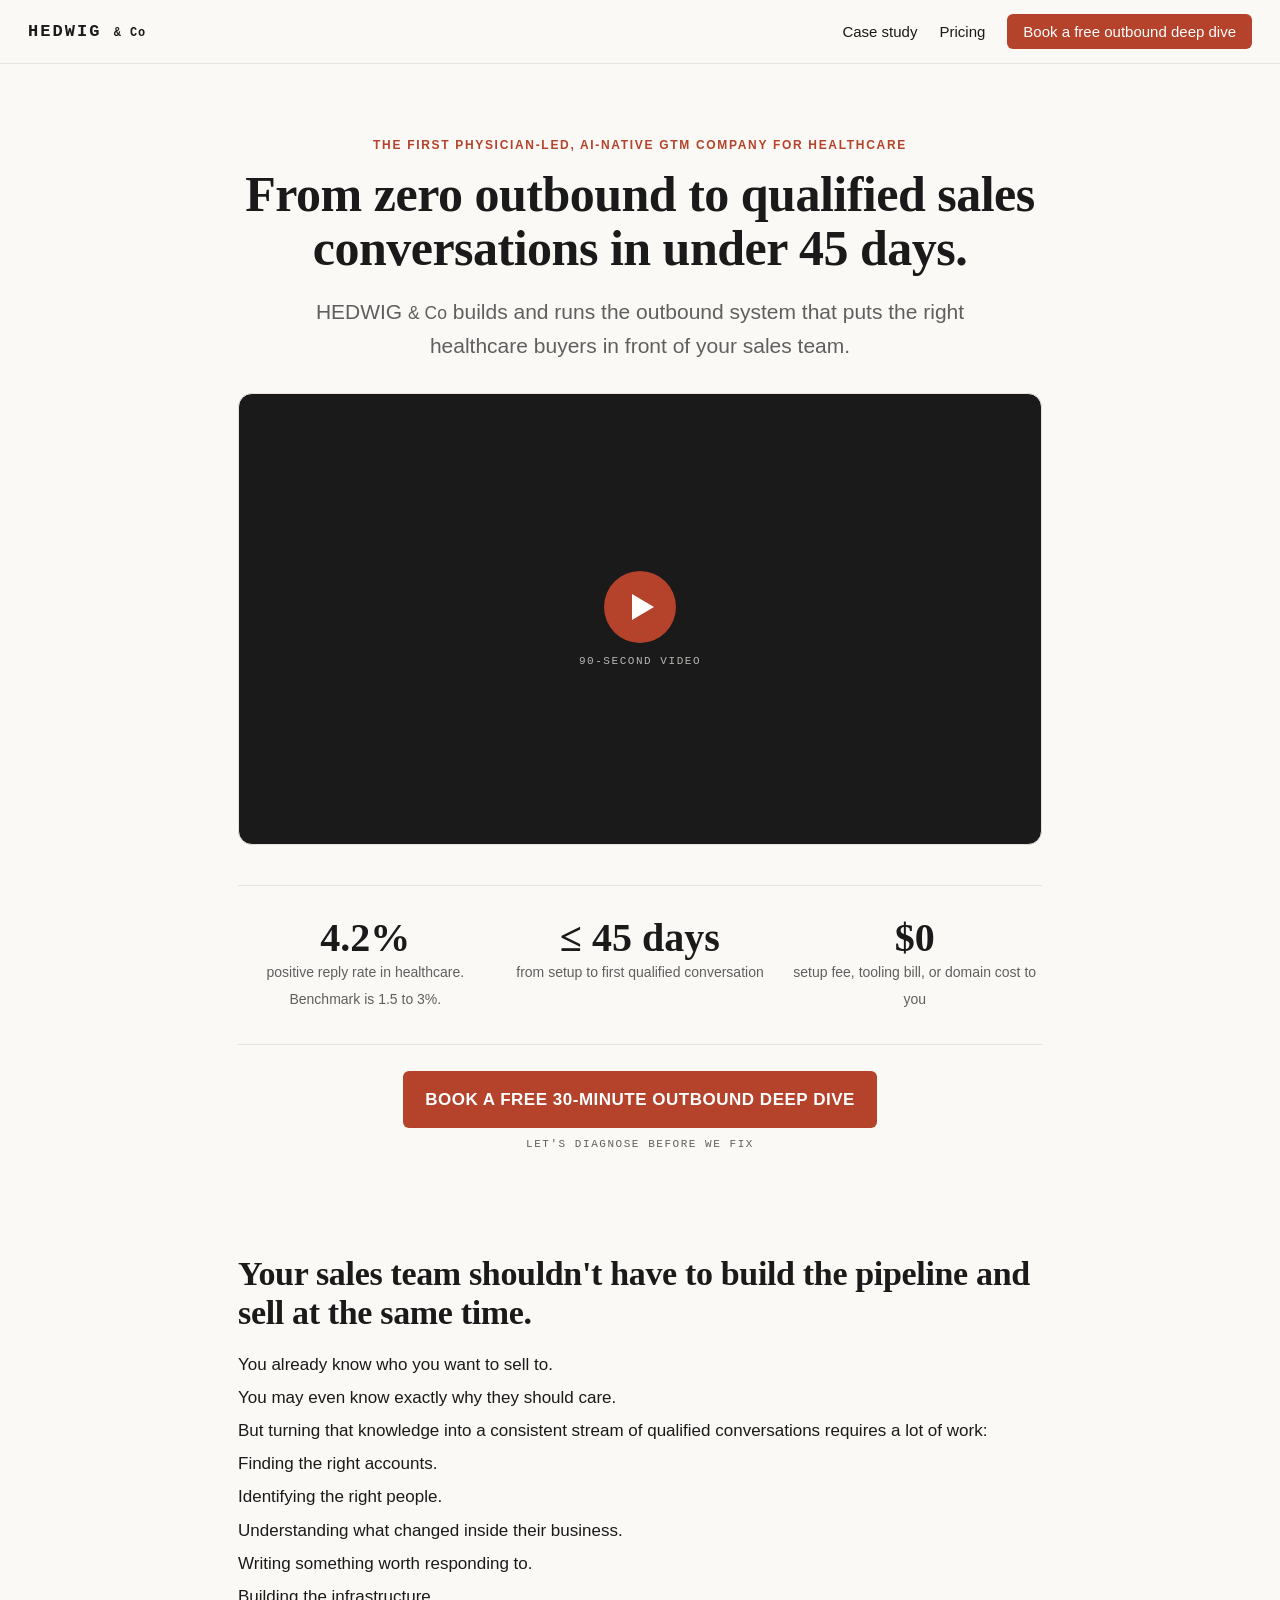
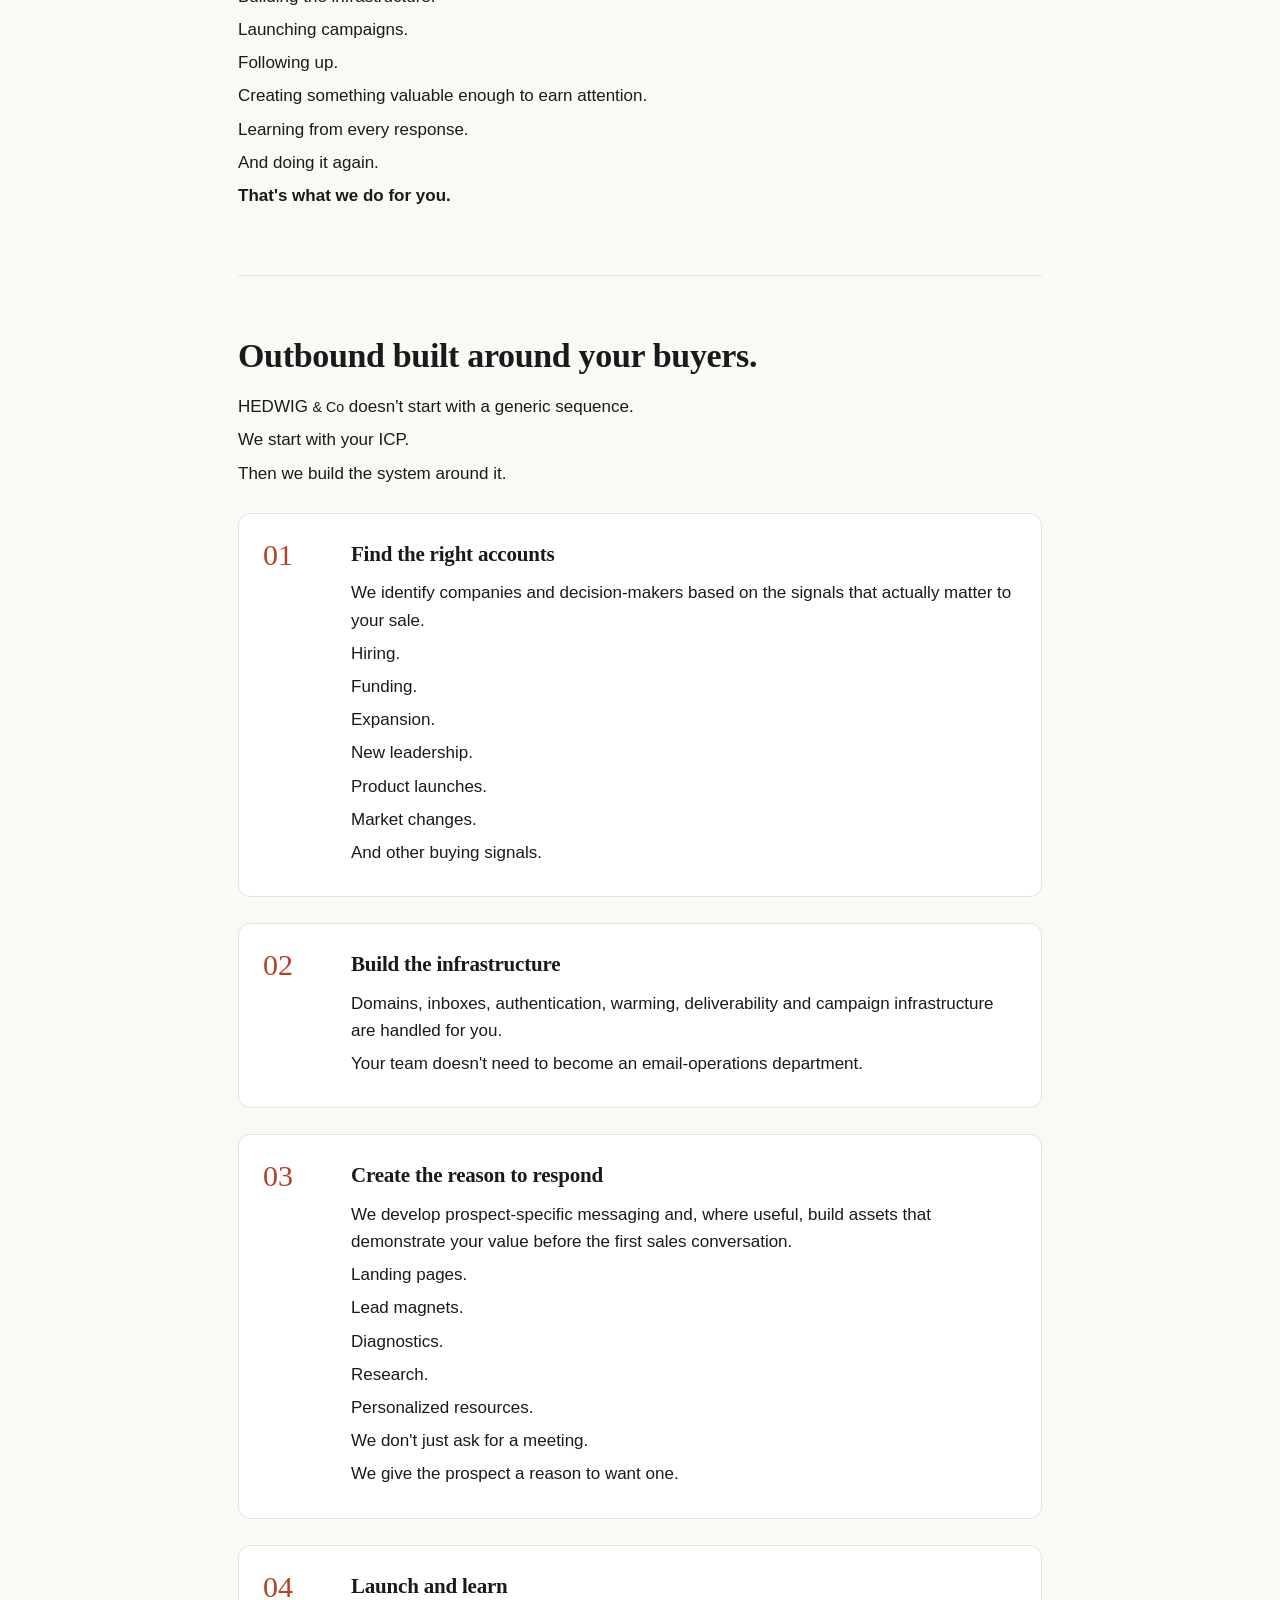
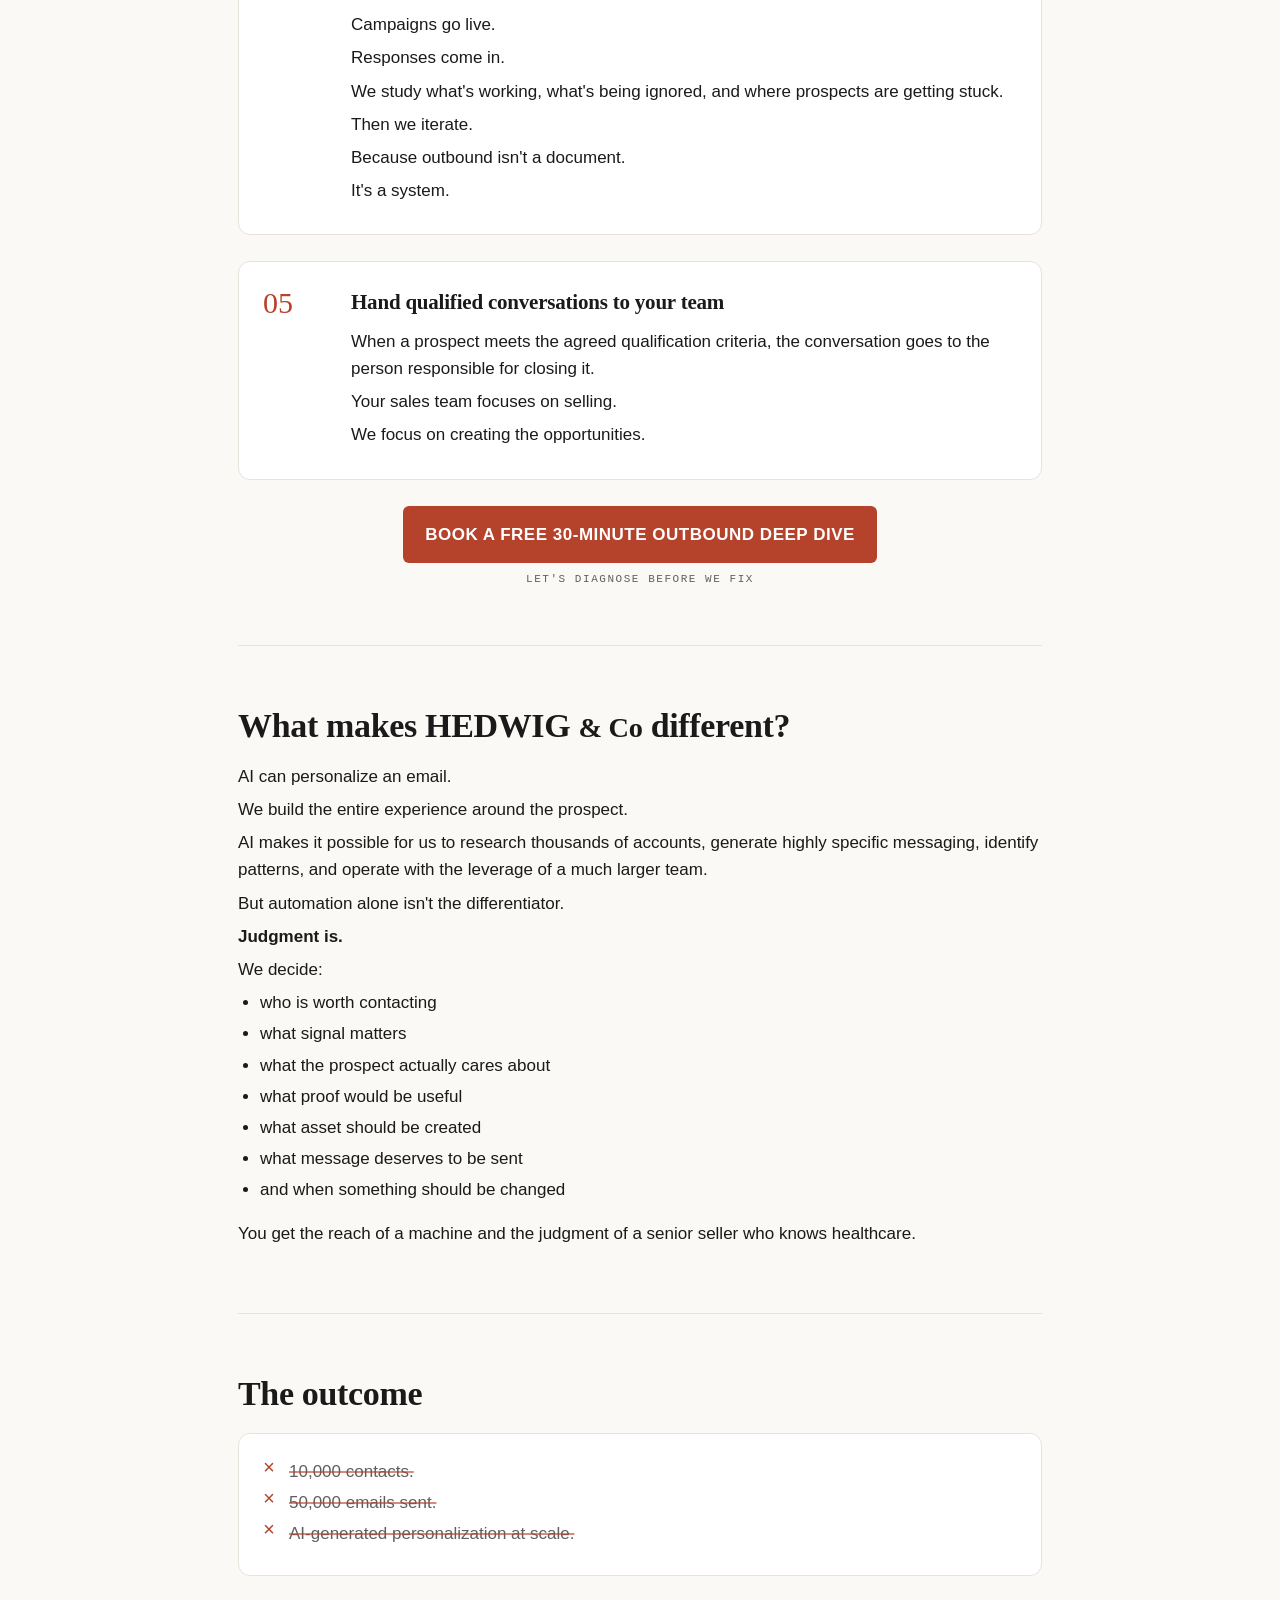
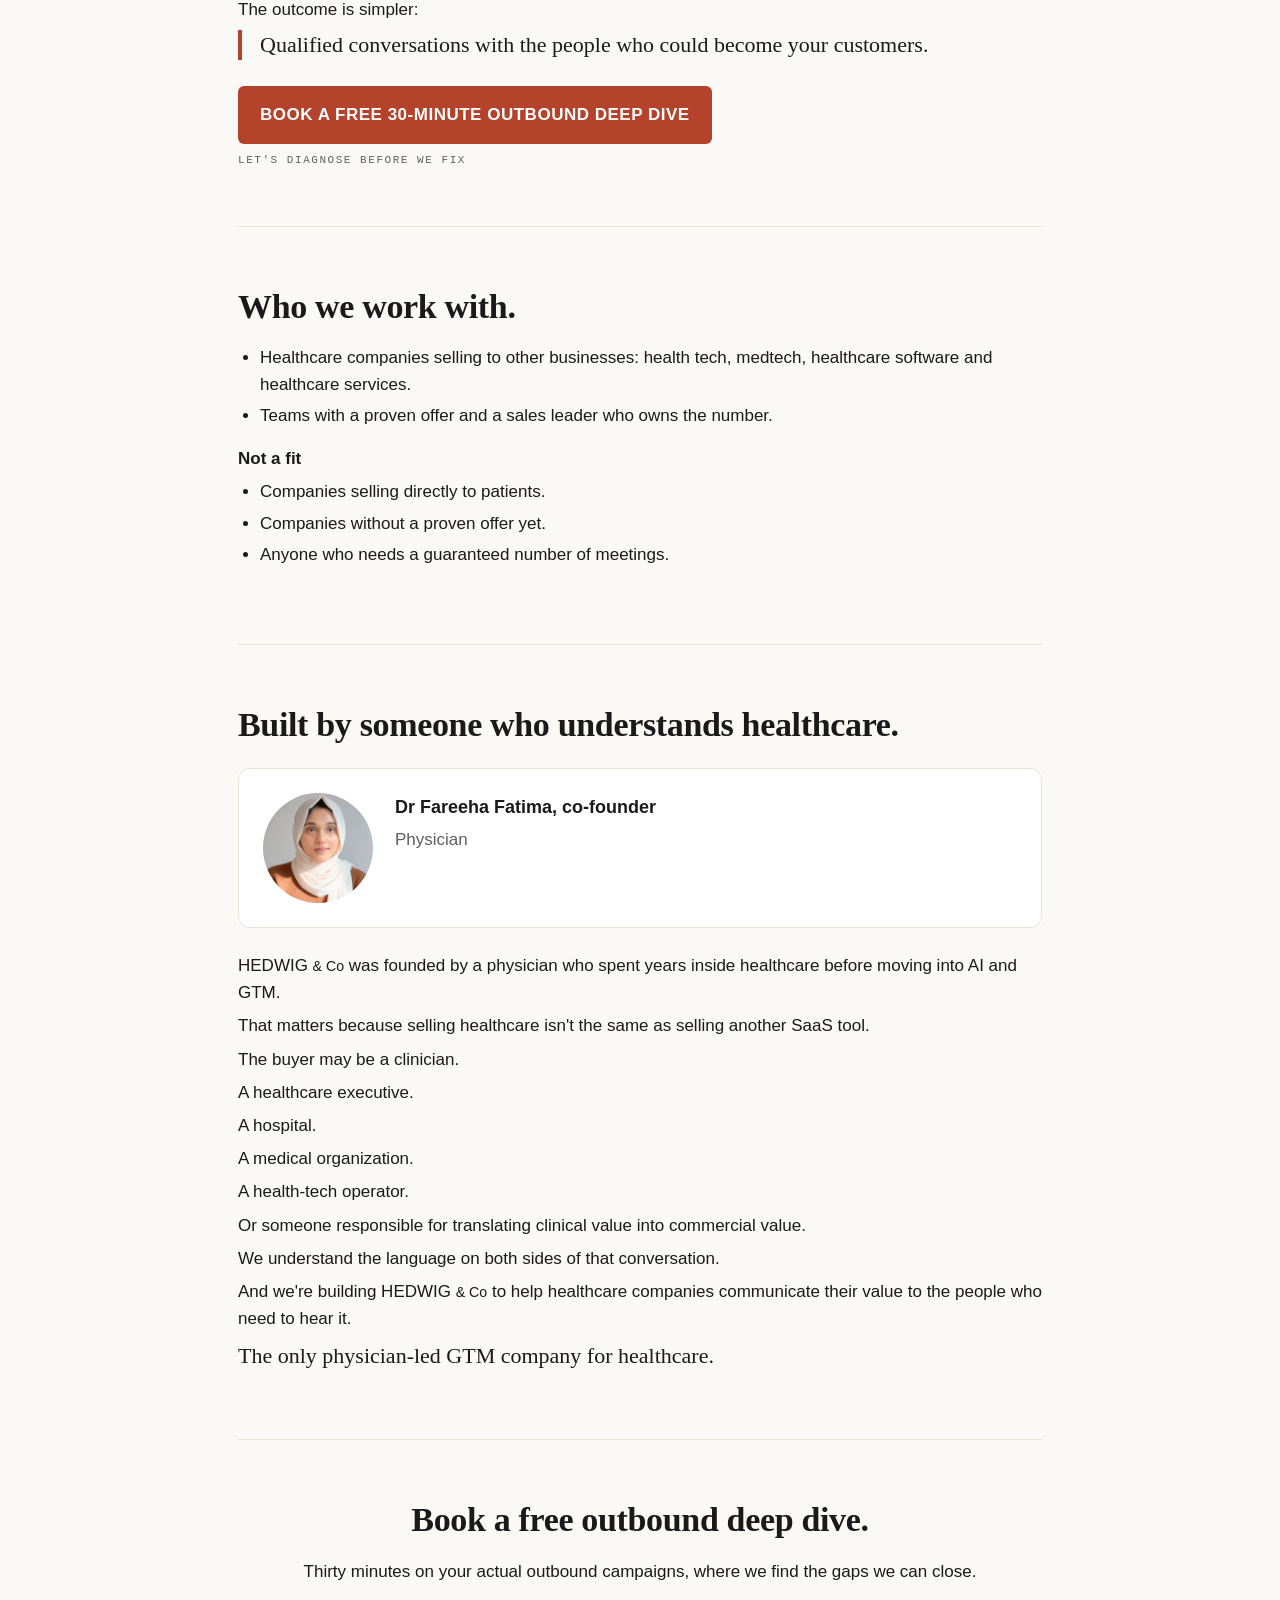
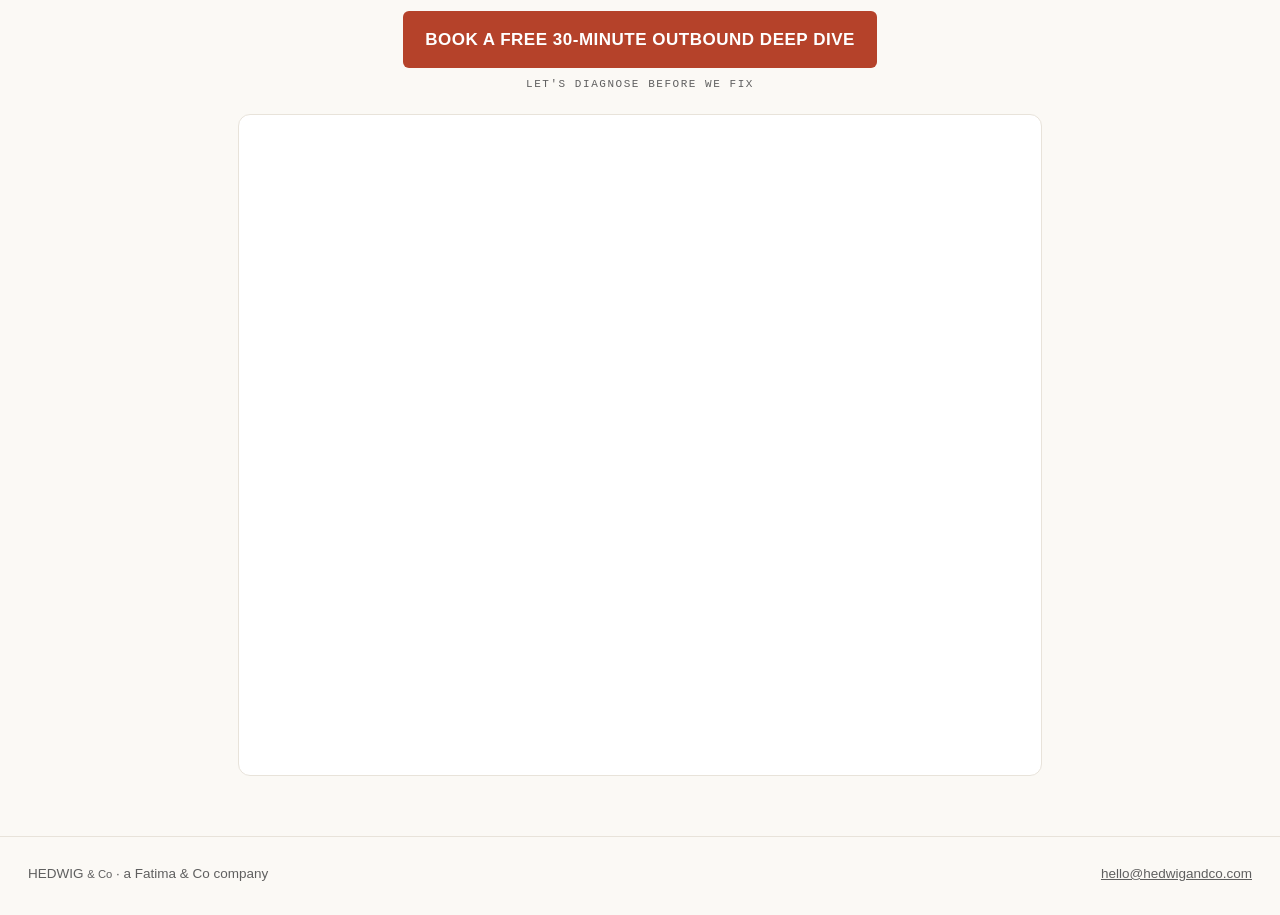
<file: hedwig/index.html>
<!DOCTYPE html>
<html lang="en">
<head>
<meta charset="utf-8">
<meta name="viewport" content="width=device-width, initial-scale=1">
<title>HEDWIG &amp; Co — AI-native GTM for healthcare companies</title>
<meta name="description" content="HEDWIG builds and runs outbound systems that put the right healthcare buyers in front of your sales team. You get qualified conversations. Your team closes them.">
<link rel="stylesheet" href="styles.css">
<style>
nav .brand{font-family:"DM Mono","SFMono-Regular",Menlo,Consolas,monospace;letter-spacing:.12em;font-size:17px}
.video{margin:30px 0 0;border-radius:14px;background:#1a1a1a;aspect-ratio:16/9;position:relative;overflow:hidden;border:1px solid var(--line)}
.video .ph{position:absolute;inset:0;display:flex;flex-direction:column;align-items:center;justify-content:center;color:#fbf9f5;gap:12px}
.video .play{width:72px;height:72px;border-radius:50%;background:var(--acc);display:grid;place-items:center}
.video .play i{display:block;width:0;height:0;border-left:22px solid #fff;border-top:13px solid transparent;border-bottom:13px solid transparent;margin-left:5px}
.video .ph span{font:500 11px "DM Mono",Menlo,monospace;letter-spacing:.14em;text-transform:uppercase;opacity:.7}
.ctab{text-align:center;margin:26px 0 0}
.ctab .cta{margin-top:0}
.ctab .under{display:block;font:500 11px "DM Mono",Menlo,monospace;letter-spacing:.14em;text-transform:uppercase;color:var(--muted);margin-top:10px}
.step.card{background:var(--card);border:1px solid var(--line);border-radius:12px;padding:24px;transition:box-shadow .25s,border-color .25s,transform .25s}
.step.card:hover{border-color:var(--acc);box-shadow:0 0 0 4px rgba(181,66,42,.10),0 14px 34px rgba(26,26,26,.08);transform:translateY(-2px)}
.fit{display:grid;grid-template-columns:1fr 1fr;gap:20px;margin-top:8px}
.box{background:var(--card);border:1px solid var(--line);border-radius:12px;padding:24px;transition:box-shadow .25s,border-color .25s}
.box:hover{border-color:var(--acc);box-shadow:0 0 0 4px rgba(181,66,42,.10)}
.box h3{margin:0 0 10px;font-size:20px}
.only{font-family:Georgia,serif;font-size:22px}
.nots p{position:relative;padding-left:26px;color:var(--muted);text-decoration:line-through;text-decoration-color:rgba(181,66,42,.6);text-decoration-thickness:1.5px}
.nots p:before{content:"×";position:absolute;left:0;top:-1px;font:400 20px "DM Mono",Menlo,monospace;color:var(--acc);text-decoration:none}
@media (max-width:720px){.fit{grid-template-columns:1fr}}
</style>
</head>
<body>
<nav>
  <a class="brand" href="index.html">HEDWIG <small>&amp; Co</small></a>
  <div class="links"><a href="case-study.html">Case study</a><a href="pricing.html">Pricing</a><a class="btn" href="#score">Book a free outbound deep dive</a></div>
</nav>

<div class="wrap">

<section class="hero" style="border:0;text-align:center">
  <div class="kicker">The first physician-led, AI-native GTM company for healthcare</div>
  <h1>From zero outbound to qualified sales conversations in under 45 days.</h1>
  <p class="lead">HEDWIG <small>&amp; Co</small> builds and runs the outbound system that puts the right healthcare buyers in front of your sales team.</p>

  <div class="video"><div class="ph"><div class="play"><i></i></div><span>90-second video</span></div></div>

  <div class="stat">
    <div><b>4.2%</b><span>positive reply rate in healthcare. Benchmark is 1.5 to 3%.</span></div>
    <div><b>&le; 45 days</b><span>from setup to first qualified conversation</span></div>
    <div><b>$0</b><span>setup fee, tooling bill, or domain cost to you</span></div>
  </div>
  <div class="ctab"><a class="cta" href="#score">BOOK A FREE 30-MINUTE OUTBOUND DEEP DIVE</a><span class="under">Let's diagnose before we fix</span></div>
</section>

<section class="lines">
  <h2>Your sales team shouldn't have to build the pipeline and sell at the same time.</h2>
  <p>You already know who you want to sell to.</p>
  <p>You may even know exactly why they should care.</p>
  <p class="gap">But turning that knowledge into a consistent stream of qualified conversations requires a lot of work:</p>
  <p class="gap">Finding the right accounts.</p>
  <p>Identifying the right people.</p>
  <p>Understanding what changed inside their business.</p>
  <p>Writing something worth responding to.</p>
  <p>Building the infrastructure.</p>
  <p>Launching campaigns.</p>
  <p>Following up.</p>
  <p>Creating something valuable enough to earn attention.</p>
  <p>Learning from every response.</p>
  <p>And doing it again.</p>
  <p class="gap"><b>That's what we do for you.</b></p>
</section>

<section>
  <h2>Outbound built around your buyers.</h2>
  <div class="lines">
    <p>HEDWIG <small>&amp; Co</small> doesn't start with a generic sequence.</p>
    <p>We start with your ICP.</p>
    <p>Then we build the system around it.</p>
  </div>

  <div class="step card"><div class="n">01</div><div><h3>Find the right accounts</h3><div class="lines"><p>We identify companies and decision-makers based on the signals that actually matter to your sale.</p><p class="gap">Hiring.</p><p>Funding.</p><p>Expansion.</p><p>New leadership.</p><p>Product launches.</p><p>Market changes.</p><p>And other buying signals.</p></div></div></div>

  <div class="step card"><div class="n">02</div><div><h3>Build the infrastructure</h3><div class="lines"><p>Domains, inboxes, authentication, warming, deliverability and campaign infrastructure are handled for you.</p><p class="gap">Your team doesn't need to become an email-operations department.</p></div></div></div>

  <div class="step card"><div class="n">03</div><div><h3>Create the reason to respond</h3><div class="lines"><p>We develop prospect-specific messaging and, where useful, build assets that demonstrate your value before the first sales conversation.</p><p class="gap">Landing pages.</p><p>Lead magnets.</p><p>Diagnostics.</p><p>Research.</p><p>Personalized resources.</p><p class="gap">We don't just ask for a meeting.</p><p>We give the prospect a reason to want one.</p></div></div></div>

  <div class="step card"><div class="n">04</div><div><h3>Launch and learn</h3><div class="lines"><p>Campaigns go live.</p><p>Responses come in.</p><p>We study what's working, what's being ignored, and where prospects are getting stuck.</p><p>Then we iterate.</p><p class="gap">Because outbound isn't a document.</p><p>It's a system.</p></div></div></div>

  <div class="step card"><div class="n">05</div><div><h3>Hand qualified conversations to your team</h3><div class="lines"><p>When a prospect meets the agreed qualification criteria, the conversation goes to the person responsible for closing it.</p><p class="gap">Your sales team focuses on selling.</p><p>We focus on creating the opportunities.</p></div></div></div>
  <div class="ctab"><a class="cta" href="#score">BOOK A FREE 30-MINUTE OUTBOUND DEEP DIVE</a><span class="under">Let's diagnose before we fix</span></div>
</section>

<section class="lines">
  <h2>What makes HEDWIG <small>&amp; Co</small> different?</h2>
  <p>AI can personalize an email.</p>
  <p>We build the entire experience around the prospect.</p>
  <p class="gap">AI makes it possible for us to research thousands of accounts, generate highly specific messaging, identify patterns, and operate with the leverage of a much larger team.</p>
  <p class="gap">But automation alone isn't the differentiator.</p>
  <p><b>Judgment is.</b></p>
  <p class="gap">We decide:</p>
  <ul>
    <li>who is worth contacting</li>
    <li>what signal matters</li>
    <li>what the prospect actually cares about</li>
    <li>what proof would be useful</li>
    <li>what asset should be created</li>
    <li>what message deserves to be sent</li>
    <li>and when something should be changed</li>
  </ul>
  <p>You get the reach of a machine and the judgment of a senior seller who knows healthcare.</p>
</section>







<section class="lines">
  <h2>The outcome</h2>
  <div class="not nots">
    <p>10,000 contacts.</p>
    <p>50,000 emails sent.</p>
    <p>AI-generated personalization at scale.</p>
  </div>
  <p>The outcome is simpler:</p>
  <p class="quote">Qualified conversations with the people who could become your customers.</p>
  <div class="ctab" style="text-align:left"><a class="cta" href="#score">BOOK A FREE 30-MINUTE OUTBOUND DEEP DIVE</a><span class="under">Let's diagnose before we fix</span></div>
</section>
<section class="lines">
  <h2>Who we work with.</h2>
  <ul>
    <li>Healthcare companies selling to other businesses: health tech, medtech, healthcare software and healthcare services.</li>
    <li>Teams with a proven offer and a sales leader who owns the number.</li>
  </ul>
  <p class="gap"><b>Not a fit</b></p>
  <ul>
    <li>Companies selling directly to patients.</li>
    <li>Companies without a proven offer yet.</li>
    <li>Anyone who needs a guaranteed number of meetings.</li>
  </ul>
</section>

<section class="lines">
  <h2>Built by someone who understands healthcare.</h2>
  <div class="founder">
    <img class="ph" src="fareeha.jpg" alt="Dr Fareeha Fatima">
    <div><b>Dr Fareeha Fatima, co-founder</b><span style="color:var(--muted)">Physician</span></div>
  </div>
  <p>HEDWIG <small>&amp; Co</small> was founded by a physician who spent years inside healthcare before moving into AI and GTM.</p>
  <p class="gap">That matters because selling healthcare isn't the same as selling another SaaS tool.</p>
  <p class="gap">The buyer may be a clinician.</p>
  <p>A healthcare executive.</p>
  <p>A hospital.</p>
  <p>A medical organization.</p>
  <p>A health-tech operator.</p>
  <p>Or someone responsible for translating clinical value into commercial value.</p>
  <p class="gap">We understand the language on both sides of that conversation.</p>
  <p>And we're building HEDWIG <small>&amp; Co</small> to help healthcare companies communicate their value to the people who need to hear it.</p>
  <p class="gap only">The only physician-led GTM company for healthcare.</p>
</section>
<section class="book" id="score">
  <h2>Book a free outbound deep dive.</h2>
  <div class="lines">
    <p>Thirty minutes on your actual outbound campaigns, where we find the gaps we can close.</p>
  </div>
  <div class="ctab"><a class="cta" href="#score">BOOK A FREE 30-MINUTE OUTBOUND DEEP DIVE</a><span class="under">Let's diagnose before we fix</span></div>
  <div class="cal">
    <div class="calendly-inline-widget" data-url="https://calendly.com/hifareeha/discovery-meeting-with-fareeha?hide_gdpr_banner=1" style="min-width:320px;height:660px;"></div>
    <script src="https://assets.calendly.com/assets/external/widget.js" async></script>
  </div>
</section>

</div>

<footer>
  <span>HEDWIG <small>&amp; Co</small> · a Fatima &amp; Co company</span>
  <span><a href="mailto:hello@hedwigandco.com">hello@hedwigandco.com</a></span>
</footer>
</body>
</html>
</file>
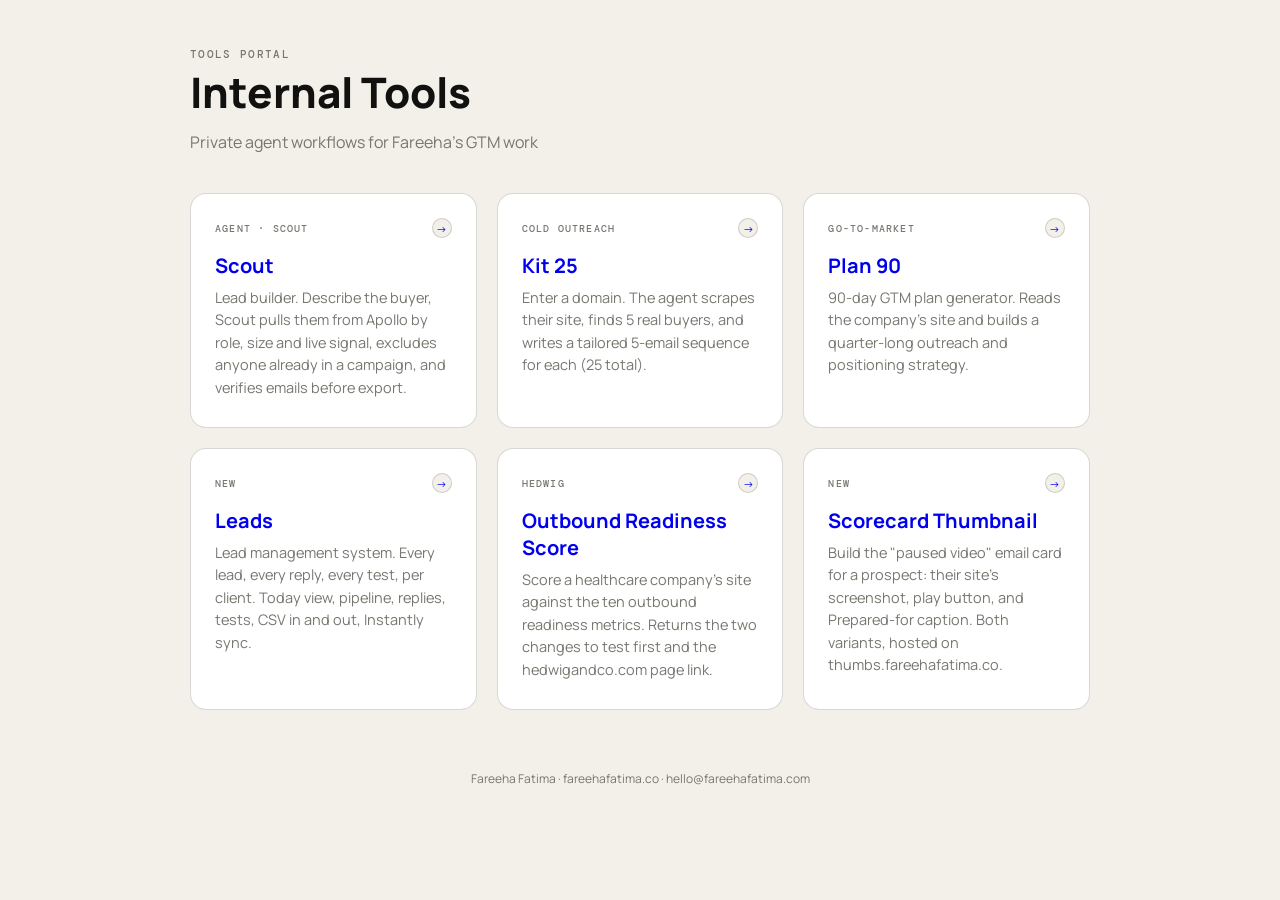
<file: web/tools/index.html>
<!DOCTYPE html>
<html lang="en">
<head>
<meta charset="utf-8"/>
<meta name="viewport" content="width=device-width, initial-scale=1"/>
<meta name="robots" content="noindex"/>
<title>Tools Portal — Fareeha Fatima</title>
<style>
@import url('https://fonts.googleapis.com/css2?family=DM+Mono:wght@400;500&family=Manrope:wght@400;500;600;700;800&display=swap');
:root{--ink:#111210;--paper:#f3f0e9;--acid:#d7ff3f;--signal:#ff5b36;--muted:#77766f;--line:rgba(17,18,16,.16);--rail:#262723}
*{box-sizing:border-box}
body{margin:0;background:var(--paper);color:var(--ink);font-family:Manrope,Arial,sans-serif;-webkit-font-smoothing:antialiased}
.wrap{width:min(900px,calc(100% - 40px));margin:0 auto;padding:48px 0 90px}
.eyebrow{font:500 11px/1.2 'DM Mono',monospace;letter-spacing:.12em;text-transform:uppercase;color:var(--muted)}
h1{font-size:clamp(30px,5vw,42px);line-height:1.1;margin:8px 0 12px;font-weight:800}
.sub{color:var(--muted);font-size:16px;margin-bottom:40px}
.grid{display:grid;grid-template-columns:repeat(auto-fit,minmax(260px,1fr));gap:20px}
.card{background:white;border:1px solid var(--line);border-radius:16px;padding:28px 24px;
  transition:.25s;text-decoration:none;display:block;position:relative}
.card:hover{transform:translateY(-2px);box-shadow:0 8px 24px rgba(17,18,16,.08)}
.card .tag{font:500 10px 'DM Mono',monospace;letter-spacing:.12em;text-transform:uppercase;
  color:var(--muted);margin-bottom:12px;display:block}
.card h2{font-size:20px;font-weight:700;margin-bottom:8px}
.card p{color:var(--muted);font-size:14.5px;line-height:1.55;margin:0}
.card .arrow{position:absolute;top:24px;right:24px;width:20px;height:20px;
  border-radius:50%;background:var(--paper);border:1px solid var(--line);display:grid;
  place-items:center;font-size:11px;transition:.25s}
.card:hover .arrow{background:var(--acid);border-color:var(--acid)}
.foot{color:var(--muted);font-size:12px;margin-top:60px;text-align:center}
</style>
</head>
<body>
<div class="wrap">
  <div class="eyebrow">Tools Portal</div>
  <h1>Internal Tools</h1>
  <p class="sub">Private agent workflows for Fareeha's GTM work</p>

  <div class="grid">
    <a href="/tools/scout" class="card">
      <span class="tag">Agent · Scout</span>
      <h2>Scout</h2>
      <p>Lead builder. Describe the buyer, Scout pulls them from Apollo by role, size and live signal, excludes anyone already in a campaign, and verifies emails before export.</p>
      <div class="arrow">→</div>
    </a>

    <a href="/" class="card">
      <span class="tag">Cold Outreach</span>
      <h2>Kit 25</h2>
      <p>Enter a domain. The agent scrapes their site, finds 5 real buyers, and writes a tailored 5-email sequence for each (25 total).</p>
      <div class="arrow">→</div>
    </a>

    <a href="/plan90" class="card">
      <span class="tag">Go-to-Market</span>
      <h2>Plan 90</h2>
      <p>90-day GTM plan generator. Reads the company's site and builds a quarter-long outreach and positioning strategy.</p>
      <div class="arrow">→</div>
    </a>

    <a href="/tools/leads" class="card">
      <span class="tag">New</span>
      <h2>Leads</h2>
      <p>Lead management system. Every lead, every reply, every test, per client. Today view, pipeline, replies, tests, CSV in and out, Instantly sync.</p>
      <div class="arrow">→</div>
    </a>

    <a href="/tools/scorecard" class="card">
      <span class="tag">HEDWIG</span>
      <h2>Outbound Readiness Score</h2>
      <p>Score a healthcare company's site against the ten outbound readiness metrics. Returns the two changes to test first and the hedwigandco.com page link.</p>
      <div class="arrow">→</div>
    </a>

    <a href="/tools/thumb" class="card">
      <span class="tag">New</span>
      <h2>Scorecard Thumbnail</h2>
      <p>Build the "paused video" email card for a prospect: their site's screenshot, play button, and Prepared-for caption. Both variants, hosted on thumbs.fareehafatima.co.</p>
      <div class="arrow">→</div>
    </a>
  </div>

  <p class="foot">Fareeha Fatima · fareehafatima.co · hello@fareehafatima.com</p>
</div>
</body>
</html>
</file>
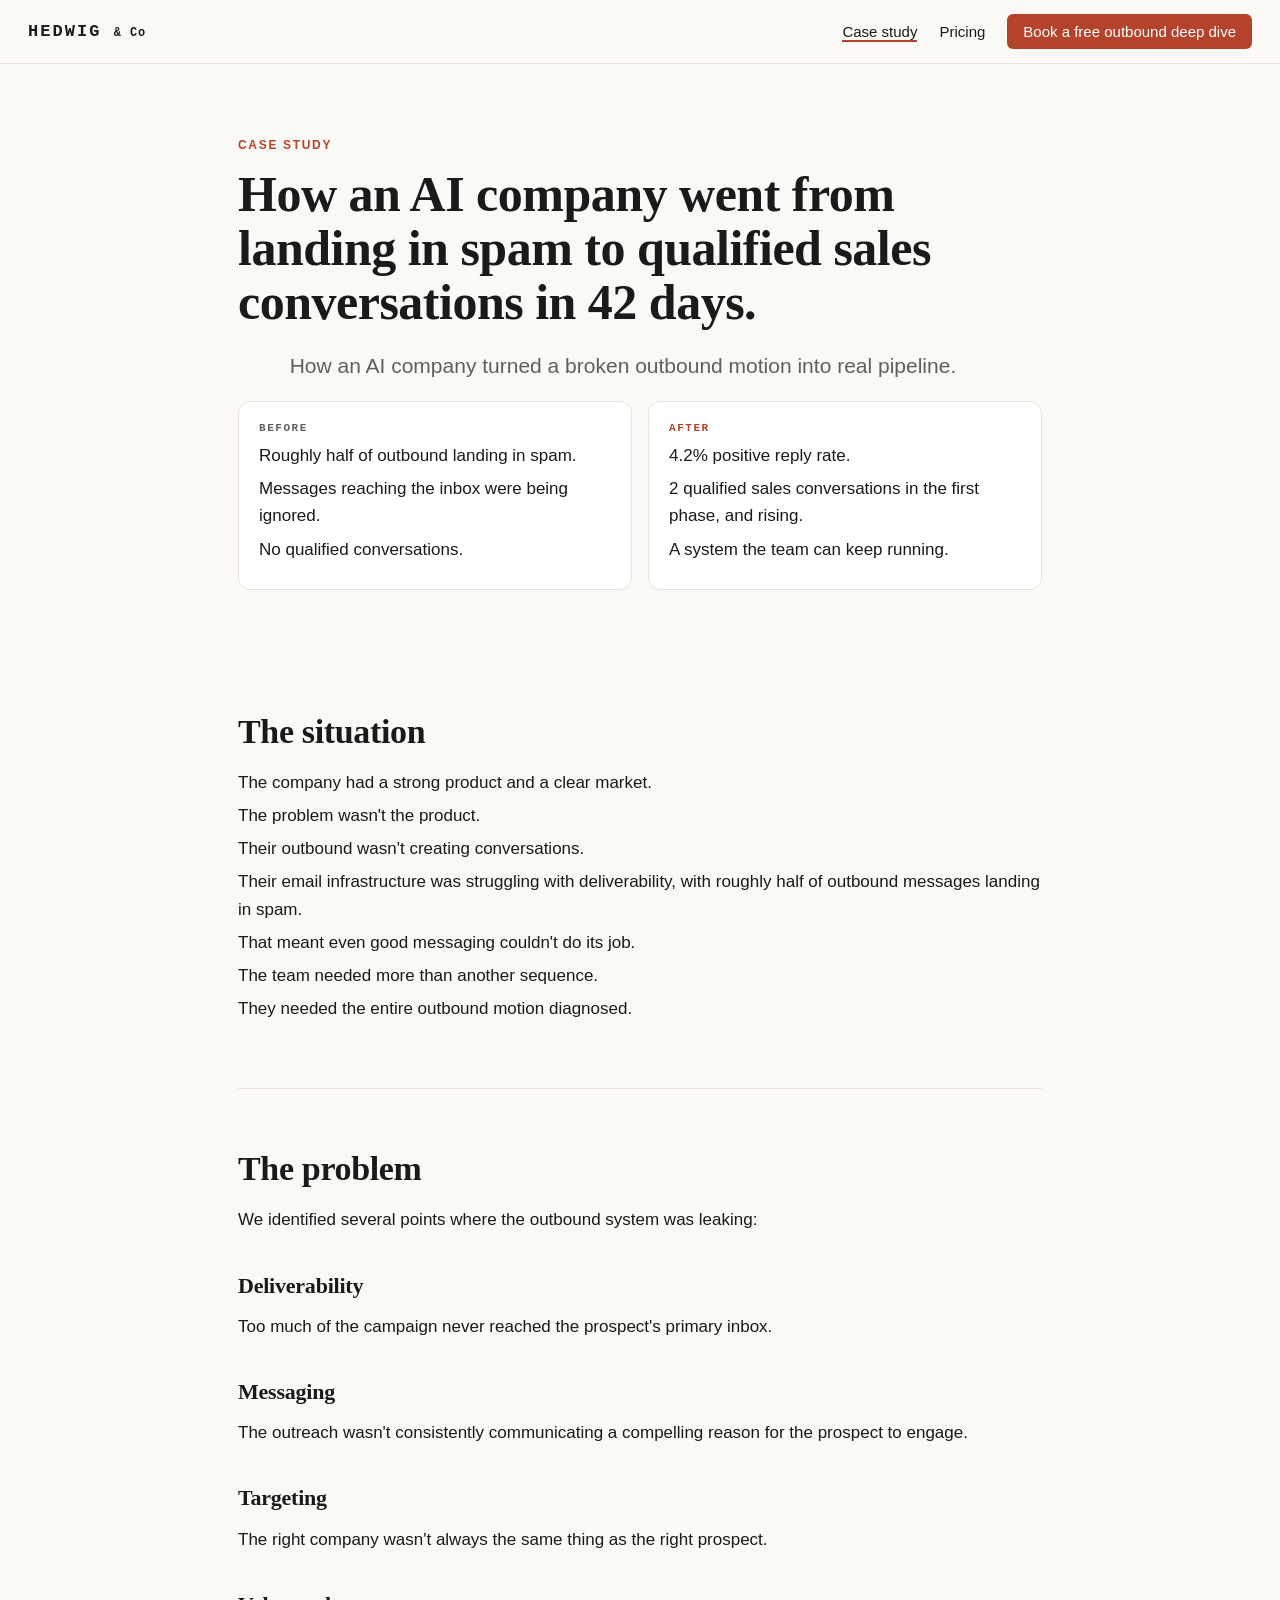
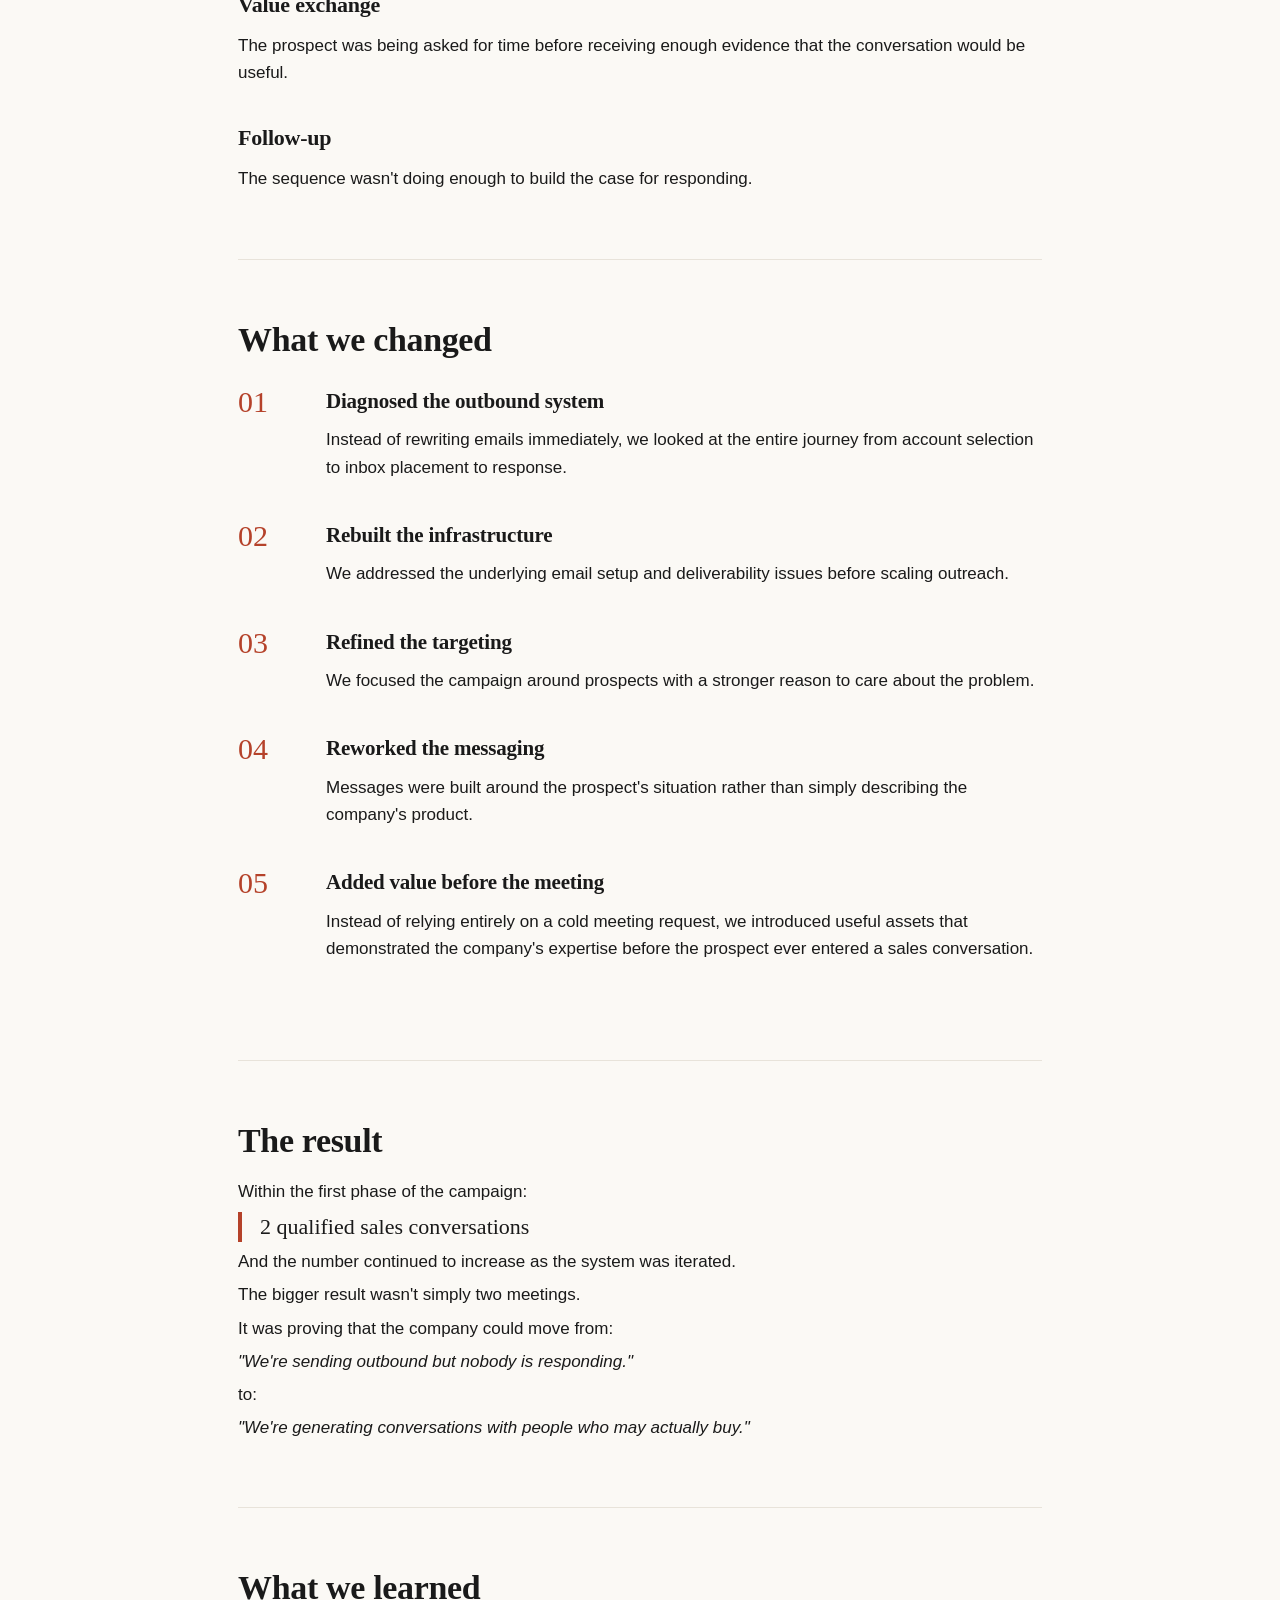
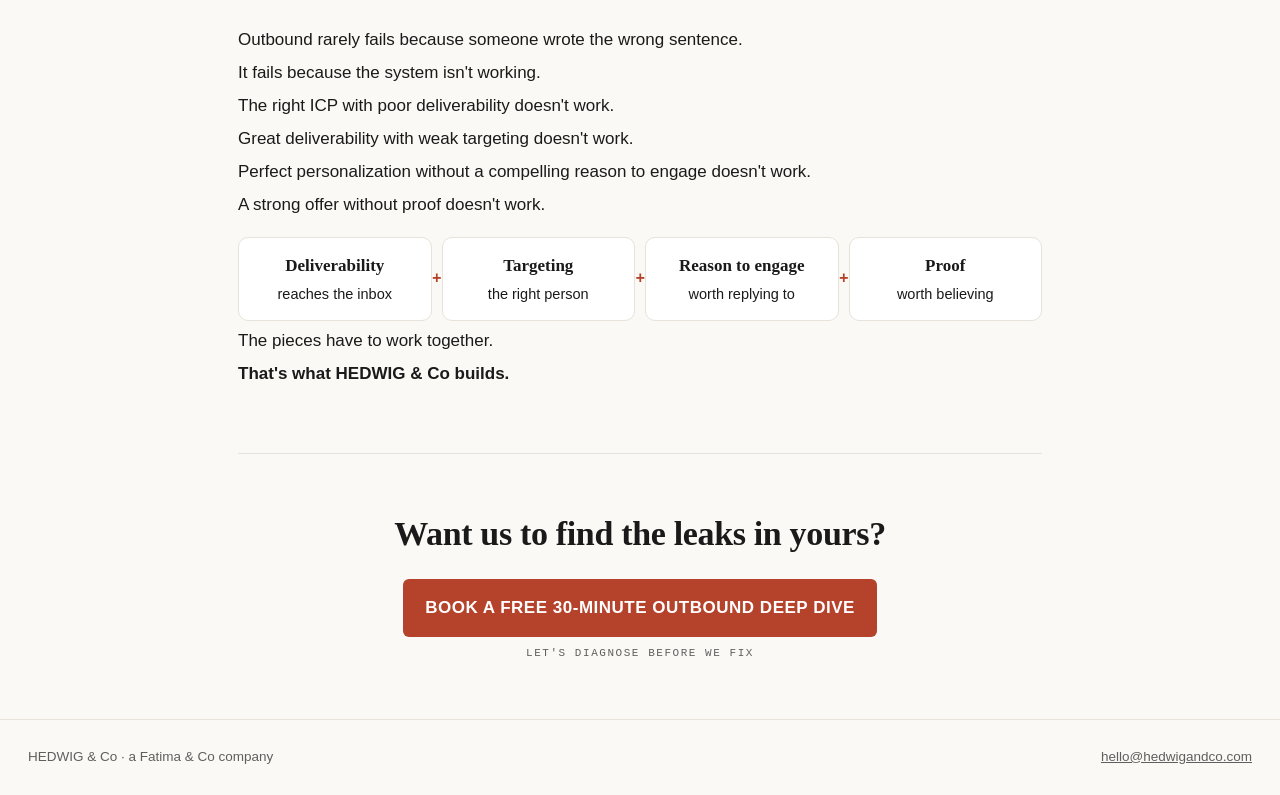
<file: hedwig/case-study.html>
<!DOCTYPE html>
<html lang="en">
<head>
<meta charset="utf-8">
<meta name="viewport" content="width=device-width, initial-scale=1">
<title>Case study — From inboxes hitting spam to qualified sales conversations | HEDWIG &amp; Co</title>
<meta name="description" content="How we helped an AI company turn a broken outbound motion into real pipeline.">
<link rel="stylesheet" href="styles.css">
</head>
<body>
<nav>
  <a class="brand" href="index.html">HEDWIG <small>&amp; Co</small></a>
  <div class="links"><a class="on" href="case-study.html">Case study</a><a href="pricing.html">Pricing</a><a class="btn" href="index.html#score">Book a free outbound deep dive</a></div>
</nav>

<div class="wrap">

<section class="hero" style="border:0">
  <div class="kicker">Case study</div>
  <h1>How an AI company went from landing in spam to qualified sales conversations in 42 days.</h1>
  <p class="lead">How an AI company turned a broken outbound motion into real pipeline.</p>
  <div class="ba">
    <div class="before"><div class="t">Before</div><div class="lines"><p>Roughly half of outbound landing in spam.</p><p>Messages reaching the inbox were being ignored.</p><p>No qualified conversations.</p></div></div>
    <div class="after"><div class="t">After</div><div class="lines"><p>4.2% positive reply rate.</p><p>2 qualified sales conversations in the first phase, and rising.</p><p>A system the team can keep running.</p></div></div>
  </div>
</section>

<section class="lines">
  <h2>The situation</h2>
  <p>The company had a strong product and a clear market.</p>
  <p>The problem wasn't the product.</p>
  <p class="gap">Their outbound wasn't creating conversations.</p>
  <p class="gap">Their email infrastructure was struggling with deliverability, with roughly half of outbound messages landing in spam.</p>
  <p>That meant even good messaging couldn't do its job.</p>
  <p class="gap">The team needed more than another sequence.</p>
  <p>They needed the entire outbound motion diagnosed.</p>
</section>

<section class="lines">
  <h2>The problem</h2>
  <p>We identified several points where the outbound system was leaking:</p>
  <h3>Deliverability</h3><p>Too much of the campaign never reached the prospect's primary inbox.</p>
  <h3>Messaging</h3><p>The outreach wasn't consistently communicating a compelling reason for the prospect to engage.</p>
  <h3>Targeting</h3><p>The right company wasn't always the same thing as the right prospect.</p>
  <h3>Value exchange</h3><p>The prospect was being asked for time before receiving enough evidence that the conversation would be useful.</p>
  <h3>Follow-up</h3><p>The sequence wasn't doing enough to build the case for responding.</p>
</section>

<section>
  <h2>What we changed</h2>
  <div class="step"><div class="n">01</div><div><h3>Diagnosed the outbound system</h3><p>Instead of rewriting emails immediately, we looked at the entire journey from account selection to inbox placement to response.</p></div></div>
  <div class="step"><div class="n">02</div><div><h3>Rebuilt the infrastructure</h3><p>We addressed the underlying email setup and deliverability issues before scaling outreach.</p></div></div>
  <div class="step"><div class="n">03</div><div><h3>Refined the targeting</h3><p>We focused the campaign around prospects with a stronger reason to care about the problem.</p></div></div>
  <div class="step"><div class="n">04</div><div><h3>Reworked the messaging</h3><p>Messages were built around the prospect's situation rather than simply describing the company's product.</p></div></div>
  <div class="step"><div class="n">05</div><div><h3>Added value before the meeting</h3><p>Instead of relying entirely on a cold meeting request, we introduced useful assets that demonstrated the company's expertise before the prospect ever entered a sales conversation.</p></div></div>
</section>

<section class="lines">
  <h2>The result</h2>
  <p>Within the first phase of the campaign:</p>
  <p class="quote">2 qualified sales conversations</p>
  <p>And the number continued to increase as the system was iterated.</p>
  <p class="gap">The bigger result wasn't simply two meetings.</p>
  <p>It was proving that the company could move from:</p>
  <p class="gap"><i>"We're sending outbound but nobody is responding."</i></p>
  <p>to:</p>
  <p><i>"We're generating conversations with people who may actually buy."</i></p>
</section>

<section class="lines">
  <h2>What we learned</h2>
  <p>Outbound rarely fails because someone wrote the wrong sentence.</p>
  <p>It fails because the system isn't working.</p>
  <p class="gap">The right ICP with poor deliverability doesn't work.</p>
  <p>Great deliverability with weak targeting doesn't work.</p>
  <p>Perfect personalization without a compelling reason to engage doesn't work.</p>
  <p>A strong offer without proof doesn't work.</p>
  <div class="chain"><div><b>Deliverability</b>reaches the inbox</div><div><b>Targeting</b>the right person</div><div><b>Reason to engage</b>worth replying to</div><div><b>Proof</b>worth believing</div></div>
  <p class="gap">The pieces have to work together.</p>
  <p><b>That's what HEDWIG &amp; Co builds.</b></p>
</section>

<section class="book">
  <h2>Want us to find the leaks in yours?</h2>
  <div class="ctab"><a class="cta" href="index.html#score">BOOK A FREE 30-MINUTE OUTBOUND DEEP DIVE</a><span class="under">Let's diagnose before we fix</span></div>
</section>

</div>

<footer>
  <span>HEDWIG &amp; Co · a Fatima &amp; Co company</span>
  <span><a href="mailto:hello@hedwigandco.com">hello@hedwigandco.com</a></span>
</footer>
</body>
</html>
</file>
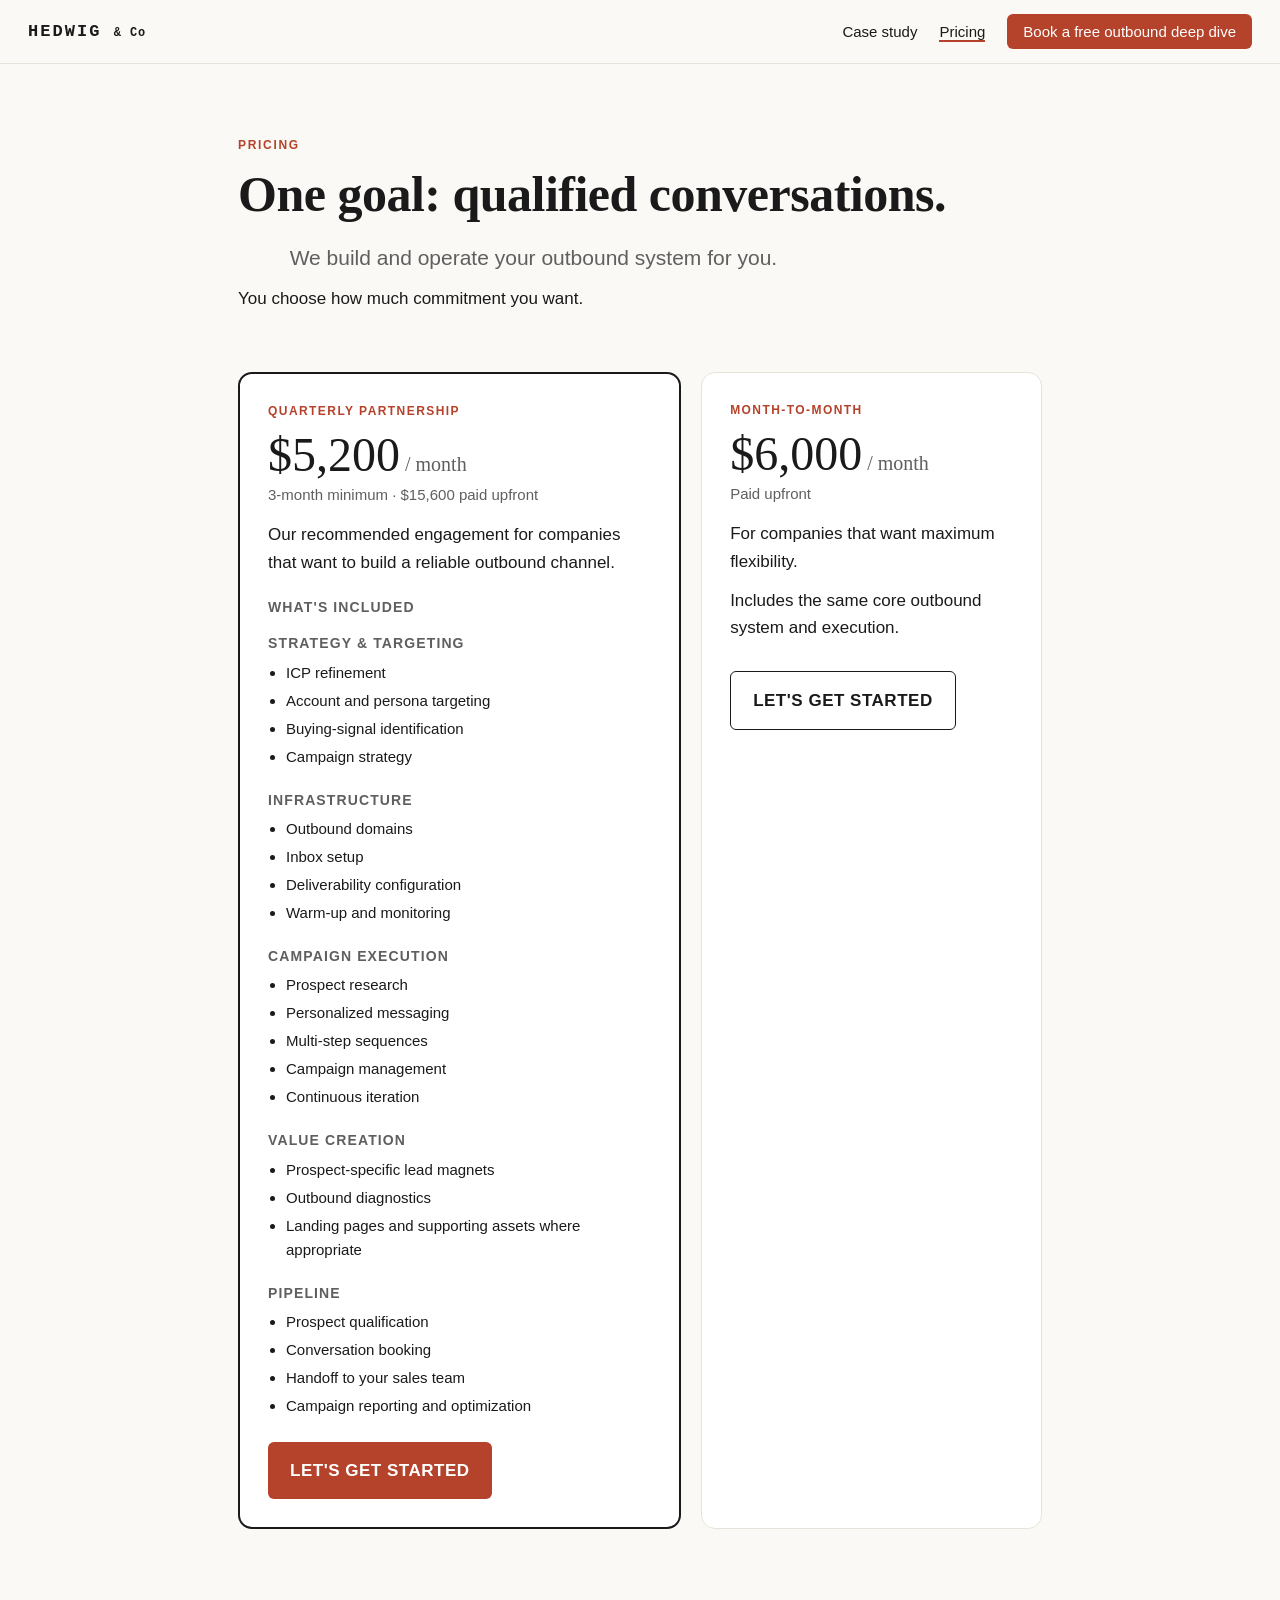
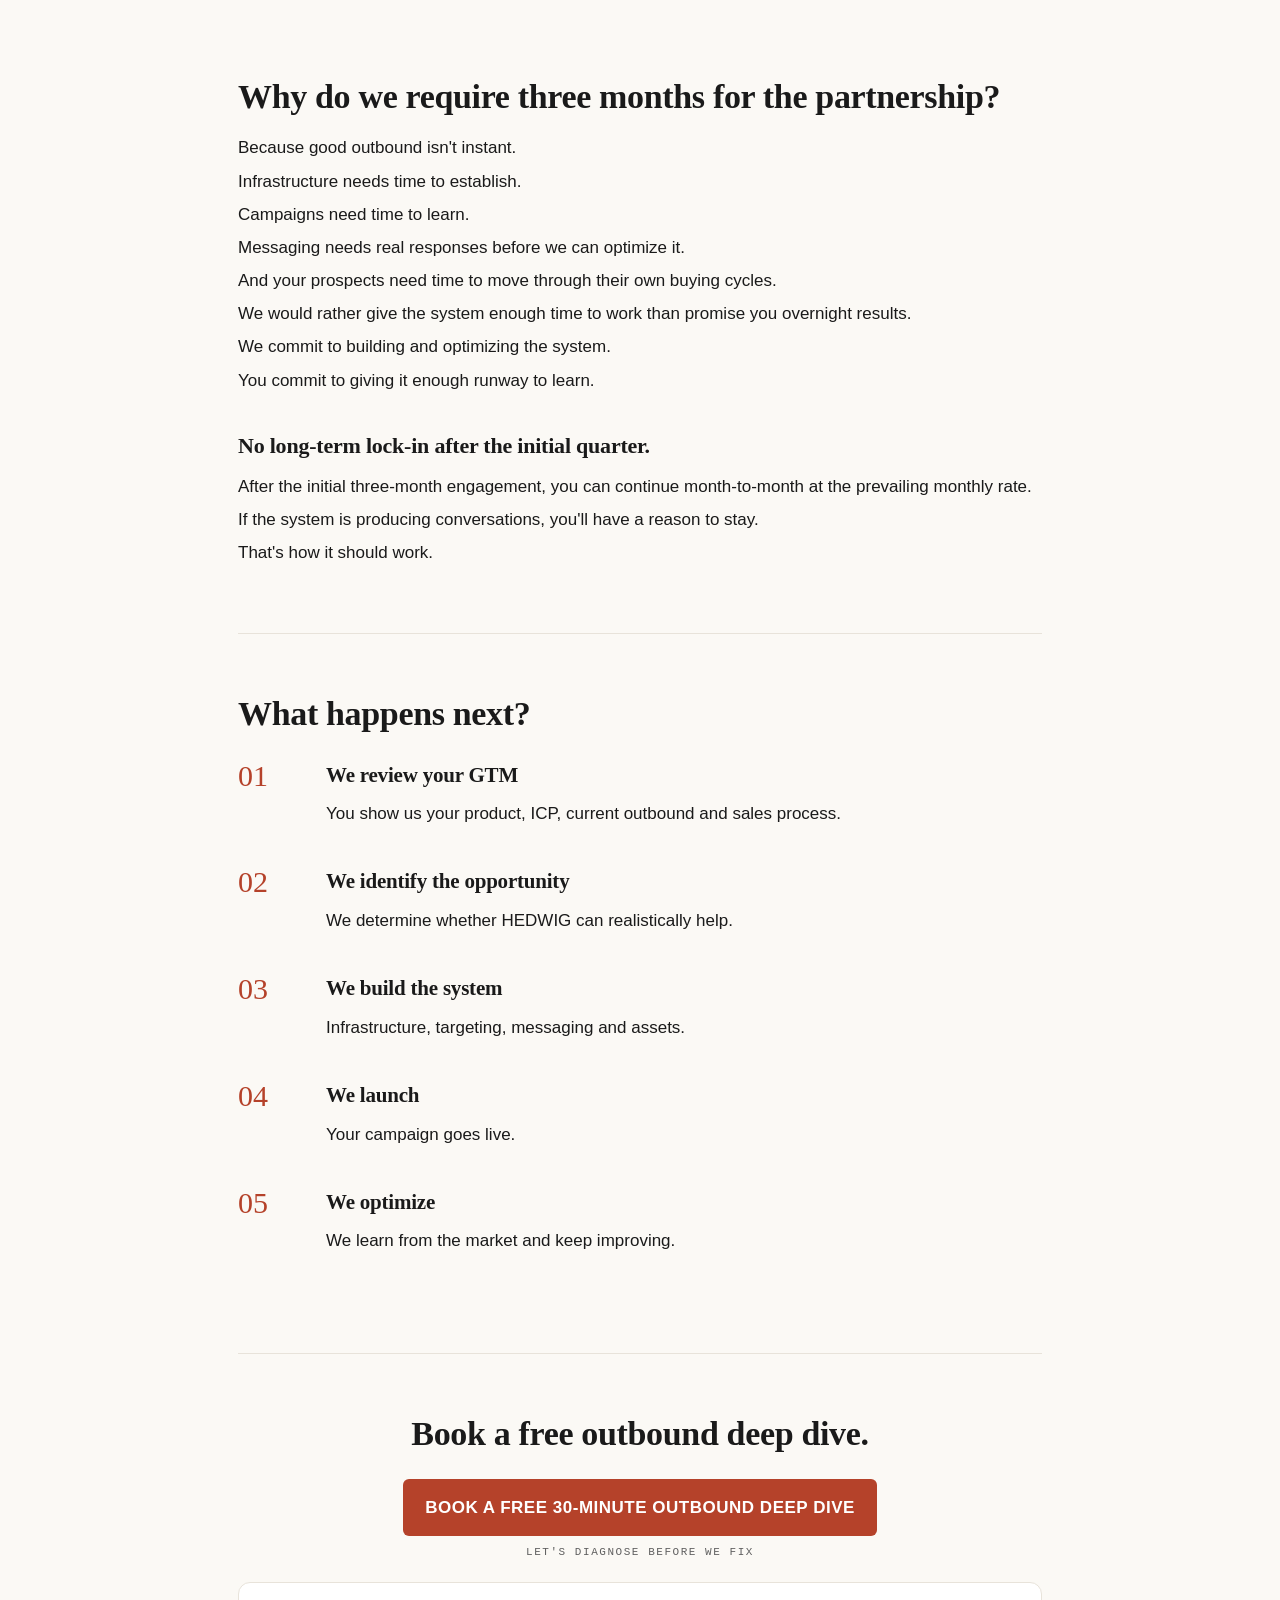
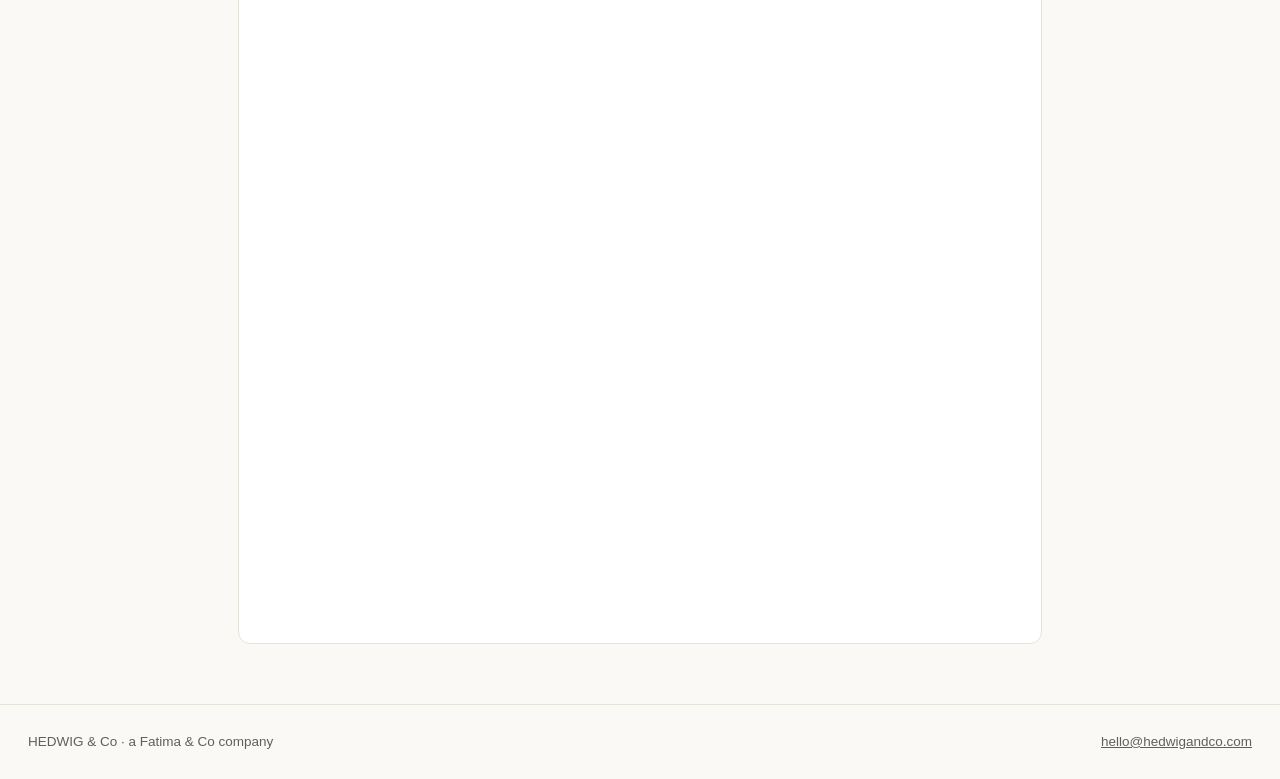
<file: hedwig/pricing.html>
<!DOCTYPE html>
<html lang="en">
<head>
<meta charset="utf-8">
<meta name="viewport" content="width=device-width, initial-scale=1">
<title>Pricing — One goal: qualified conversations | HEDWIG &amp; Co</title>
<meta name="description" content="We build and operate your outbound system for you. You choose how much commitment you want.">
<link rel="stylesheet" href="styles.css">
</head>
<body>
<nav>
  <a class="brand" href="index.html">HEDWIG <small>&amp; Co</small></a>
  <div class="links"><a href="case-study.html">Case study</a><a class="on" href="pricing.html">Pricing</a><a class="btn" href="#start">Book a free outbound deep dive</a></div>
</nav>

<div class="wrap">

<section class="hero" style="border:0;padding-bottom:10px">
  <div class="kicker">Pricing</div>
  <h1>One goal: qualified conversations.</h1>
  <p class="lead">We build and operate your outbound system for you.</p>
  <p>You choose how much commitment you want.</p>
</section>

<section style="border:0;padding-top:10px">
  <div class="plans">
    <div class="plan rec">
      <div class="tag">Quarterly Partnership</div>
      <div class="big">$5,200<span style="font-size:20px;color:var(--muted)"> / month</span></div>
      <div class="per">3-month minimum · $15,600 paid upfront</div>
      <p style="margin-top:14px">Our recommended engagement for companies that want to build a reliable outbound channel.</p>

      <h4>What's included</h4>
      <h4 style="margin-top:14px">Strategy &amp; targeting</h4>
      <ul><li>ICP refinement</li><li>Account and persona targeting</li><li>Buying-signal identification</li><li>Campaign strategy</li></ul>
      <h4>Infrastructure</h4>
      <ul><li>Outbound domains</li><li>Inbox setup</li><li>Deliverability configuration</li><li>Warm-up and monitoring</li></ul>
      <h4>Campaign execution</h4>
      <ul><li>Prospect research</li><li>Personalized messaging</li><li>Multi-step sequences</li><li>Campaign management</li><li>Continuous iteration</li></ul>
      <h4>Value creation</h4>
      <ul><li>Prospect-specific lead magnets</li><li>Outbound diagnostics</li><li>Landing pages and supporting assets where appropriate</li></ul>
      <h4>Pipeline</h4>
      <ul><li>Prospect qualification</li><li>Conversation booking</li><li>Handoff to your sales team</li><li>Campaign reporting and optimization</li></ul>

      <a class="cta" href="https://buy.stripe.com/8x28wPdWndlJbM0aA80kE01">LET'S GET STARTED</a>
    </div>

    <div class="plan">
      <div class="tag">Month-to-Month</div>
      <div class="big">$6,000<span style="font-size:20px;color:var(--muted)"> / month</span></div>
      <div class="per">Paid upfront</div>
      <p style="margin-top:14px">For companies that want maximum flexibility.</p>
      <p>Includes the same core outbound system and execution.</p>
      <a class="cta ghost" href="https://buy.stripe.com/cNiaEXf0r3L98zO37G0kE02">LET'S GET STARTED</a>
    </div>
  </div>
</section>

<section class="lines">
  <h2>Why do we require three months for the partnership?</h2>
  <p>Because good outbound isn't instant.</p>
  <p class="gap">Infrastructure needs time to establish.</p>
  <p>Campaigns need time to learn.</p>
  <p>Messaging needs real responses before we can optimize it.</p>
  <p>And your prospects need time to move through their own buying cycles.</p>
  <p class="gap">We would rather give the system enough time to work than promise you overnight results.</p>
  <p class="gap">We commit to building and optimizing the system.</p>
  <p>You commit to giving it enough runway to learn.</p>
  <h3>No long-term lock-in after the initial quarter.</h3>
  <p>After the initial three-month engagement, you can continue month-to-month at the prevailing monthly rate.</p>
  <p class="gap">If the system is producing conversations, you'll have a reason to stay.</p>
  <p>That's how it should work.</p>
</section>

<section>
  <h2>What happens next?</h2>
  <div class="step"><div class="n">01</div><div><h3>We review your GTM</h3><p>You show us your product, ICP, current outbound and sales process.</p></div></div>
  <div class="step"><div class="n">02</div><div><h3>We identify the opportunity</h3><p>We determine whether HEDWIG can realistically help.</p></div></div>
  <div class="step"><div class="n">03</div><div><h3>We build the system</h3><p>Infrastructure, targeting, messaging and assets.</p></div></div>
  <div class="step"><div class="n">04</div><div><h3>We launch</h3><p>Your campaign goes live.</p></div></div>
  <div class="step"><div class="n">05</div><div><h3>We optimize</h3><p>We learn from the market and keep improving.</p></div></div>
</section>

<section class="book" id="start">
  <h2>Book a free outbound deep dive.</h2>
  <div class="ctab"><a class="cta" href="#start">BOOK A FREE 30-MINUTE OUTBOUND DEEP DIVE</a><span class="under">Let's diagnose before we fix</span></div>
  <div class="cal">
    <div class="calendly-inline-widget" data-url="https://calendly.com/hifareeha/discovery-meeting-with-fareeha?hide_gdpr_banner=1" style="min-width:320px;height:660px;"></div>
    <script src="https://assets.calendly.com/assets/external/widget.js" async></script>
  </div>
</section>

</div>

<footer>
  <span>HEDWIG &amp; Co · a Fatima &amp; Co company</span>
  <span><a href="mailto:hello@hedwigandco.com">hello@hedwigandco.com</a></span>
</footer>
</body>
</html>
</file>
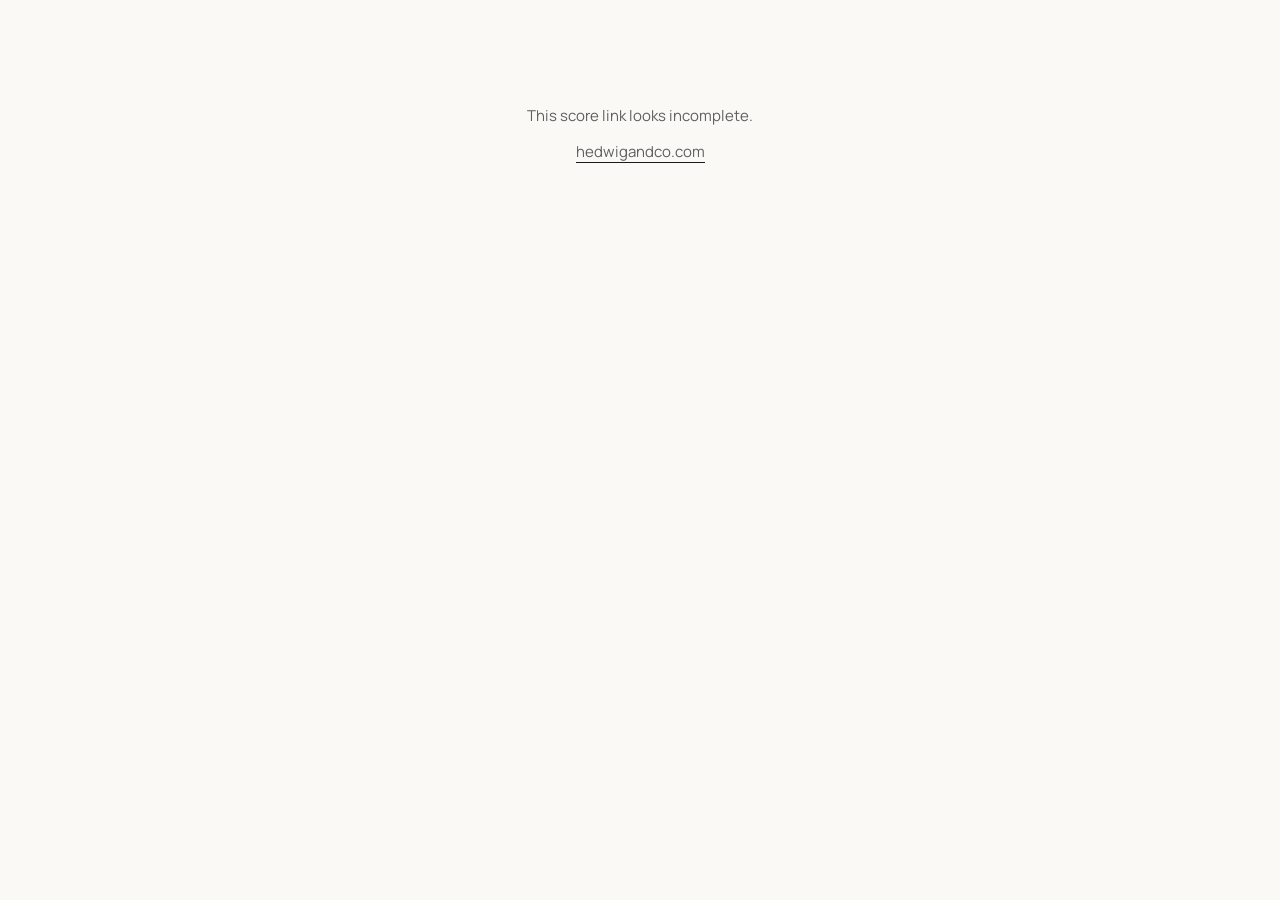
<file: hedwig/scorecard.html>
<!DOCTYPE html>
<html lang="en">
<head>
<meta charset="UTF-8">
<meta name="viewport" content="width=device-width, initial-scale=1.0">
<meta name="robots" content="noindex, nofollow">
<meta name="blob-base" content="https://gzbaq0nk2iyh6nku.public.blob.vercel-storage.com">
<title>Outbound Readiness Score — HEDWIG</title>
<style>
@import url('https://fonts.googleapis.com/css2?family=DM+Mono:wght@400;500&family=Manrope:wght@400;600;700;800&display=swap');
:root{--ink:#1a1a1a;--paper:#fbf9f5;--acid:#b5422a;--acidtext:#fff;--signal:#b5422a;--navy:#1f3a5f;--muted:#5f5f5f;--line:#e8e3da;--rail:#e8e3da;--card:#fff;--deck:#1a1a1a;--decktext:#fbf9f5;--deckacc:#d9664c}
*{box-sizing:border-box}
body{margin:0;background:var(--paper);color:var(--ink);font-family:Manrope,-apple-system,"Segoe UI",Helvetica,Arial,sans-serif;-webkit-font-smoothing:antialiased}
a{color:inherit;text-decoration:none}
.wrap{width:min(920px,calc(100% - 40px));margin:0 auto}
.kicker{font:500 11px 'DM Mono',monospace;letter-spacing:.16em;text-transform:uppercase;color:var(--muted)}
.hero{padding:30px 0 26px}
.hero .brand{display:flex;align-items:center;gap:10px;margin-bottom:20px}
.hero .brand img{width:30px;height:30px;border-radius:7px}
.hero .brand .hw{font-family:Georgia,serif;font-weight:700;font-size:18px;color:var(--ink);margin-right:6px}
h1{font-family:Georgia,"Times New Roman",serif;font-weight:700;font-size:clamp(32px,6vw,54px);line-height:1.05;letter-spacing:-.02em;margin:0 0 18px;max-width:760px}
.sub{font-size:17px;line-height:1.6;color:#4a4a4a;max-width:600px;margin:0}
.section{padding:44px 0 0}
.made{font:500 11px 'DM Mono',monospace;letter-spacing:.16em;text-transform:uppercase;color:var(--signal);margin:0 0 8px}
.h2{font-family:Georgia,serif;font-weight:700;font-size:clamp(23px,3.6vw,32px);letter-spacing:-.02em;margin:0 0 20px}
.vframe{background:var(--deck);border-radius:20px;padding:clamp(10px,2.4vw,20px)}
.vplayer{position:relative;border-radius:12px;overflow:hidden;background:var(--deck);aspect-ratio:16/9}
.shot{position:absolute;inset:0;overflow:hidden}
.shot img{width:100%;display:block;animation:pan 26s ease-in-out infinite alternate}
@keyframes pan{from{transform:translateY(0)}to{transform:translateY(-58%)}}
.shot:after{content:'';position:absolute;inset:0;background:linear-gradient(180deg,rgba(26,26,26,.28),rgba(26,26,26,0) 30%,rgba(26,26,26,0) 60%,rgba(26,26,26,.45))}
.slides{position:absolute;inset:0;z-index:1;background:var(--deck);opacity:0;pointer-events:none;transition:opacity .9s ease}
.slides.act{opacity:1}
.slide{position:absolute;inset:0;padding:clamp(18px,4vw,44px) clamp(18px,4vw,44px) clamp(40px,6vw,60px);display:flex;flex-direction:column;justify-content:center;opacity:0;visibility:hidden;transition:opacity .5s ease,visibility 0s .5s}
.slide.on{opacity:1;visibility:visible;transition:opacity .5s ease}
.slide .ix{font:500 12px 'DM Mono',monospace;letter-spacing:.14em;color:var(--deckacc);margin-bottom:12px;opacity:0;transform:translateY(10px)}
.slide .tt{font-family:Georgia,serif;font-weight:700;font-size:clamp(22px,4.4vw,44px);letter-spacing:-.02em;color:var(--decktext);margin-bottom:20px;max-width:78%;opacity:0;transform:translateY(12px)}
.slide .cells{display:flex;gap:8px;max-width:min(440px,62%);margin-bottom:18px}
.slide .cells i{flex:1;height:14px;border-radius:3px;background:#333;display:block;transform:scaleX(0);transform-origin:left}
.slide .cells i.f{background:#8fb39a}
.slide.low .cells i.f{background:var(--deckacc)}
.slide .nt{font-size:clamp(12px,1.8vw,15px);line-height:1.6;color:#b9b4ab;max-width:72%;opacity:0;transform:translateY(10px)}
.slide.low .tt{color:var(--deckacc)}
.slide.on .ix{animation:rise .5s ease .1s both}
.slide.on .tt{animation:rise .55s ease .22s both}
.slide.on .nt{animation:rise .55s ease .5s both}
.slide.on .cells i{animation:grow .35s ease both}
.slide.on .cells i:nth-child(1){animation-delay:.4s}
.slide.on .cells i:nth-child(2){animation-delay:.48s}
.slide.on .cells i:nth-child(3){animation-delay:.56s}
.slide.on .cells i:nth-child(4){animation-delay:.64s}
.slide.on .cells i:nth-child(5){animation-delay:.72s}
@keyframes rise{from{opacity:0;transform:translateY(12px)}to{opacity:1;transform:translateY(0)}}
@keyframes grow{from{transform:scaleX(0)}to{transform:scaleX(1)}}
.dots{position:absolute;left:clamp(18px,4vw,44px);bottom:16px;display:flex;gap:7px;z-index:2}
.dots i{width:7px;height:7px;border-radius:50%;background:#3a3a3a;display:block;transition:background .3s,transform .3s}
.dots i.on{background:var(--deckacc);transform:scale(1.25)}
.vtag{position:absolute;top:14px;left:16px;z-index:2;font:500 10px 'DM Mono',monospace;letter-spacing:.12em;text-transform:uppercase;color:var(--decktext);background:rgba(26,26,26,.72);padding:6px 10px;border-radius:6px}
.fb{position:absolute;right:16px;bottom:14px;z-index:3;width:clamp(120px,32%,215px);aspect-ratio:1;border-radius:50%;overflow:hidden;border:3px solid var(--deckacc);cursor:pointer;background:#000;box-shadow:0 10px 30px rgba(0,0,0,.5)}
.fb video{width:100%;height:100%;object-fit:cover;display:block}
.fb .tap{position:absolute;inset:auto 0 8px 0;text-align:center;font:600 10px Manrope,sans-serif;color:#fff;text-shadow:0 1px 6px rgba(0,0,0,.85);pointer-events:none}
.vbar{display:none;align-items:center;gap:10px;margin-top:12px}
.vbar.on{display:flex}
.vbar .t{flex:1;height:5px;border-radius:3px;background:var(--rail);position:relative;cursor:pointer}
.vbar .t i{position:absolute;left:0;top:0;bottom:0;border-radius:3px;background:var(--acid);width:0;display:block}
.vbar span{font:500 11px 'DM Mono',monospace;color:var(--muted);min-width:34px}
.vcta{display:flex;justify-content:center;margin-top:16px}
.vcta a{background:var(--acid);color:var(--acidtext);font-weight:800;font-size:15px;padding:14px 26px;border-radius:8px}
.board{background:var(--card);border:1px solid var(--line);border-radius:16px;padding:22px 24px}
.rw{display:flex;align-items:center;gap:12px;padding:8px 0}
.rw+.rw{border-top:1px dashed var(--line)}
.rw .nm{flex:0 0 clamp(120px,26%,215px);font-size:13.5px;color:#3c3d38}
.rw .cells{flex:1;display:flex;gap:5px}
.rw .cells i{flex:1;height:10px;border-radius:2px;background:var(--rail);display:block}
.rw .cells i.f{background:var(--navy)}
.rw.low .cells i.f{background:var(--signal)}
.rw .vl{flex:0 0 20px;text-align:right;font:500 12px 'DM Mono',monospace;color:#3c3d38}
.rw.low .nm,.rw.low .vl{color:var(--signal);font-weight:700}
.total{display:flex;justify-content:space-between;align-items:baseline;padding:14px 0 4px;border-top:1px solid var(--line);margin-top:10px}
.total b{font-family:Georgia,serif;font-size:30px}
.total span{font:500 11px 'DM Mono',monospace;letter-spacing:.14em;text-transform:uppercase;color:var(--muted)}
.read{display:flex;gap:14px;background:var(--card);border-left:4px solid var(--signal);border-radius:0 16px 16px 0;padding:18px 20px;margin-top:18px}
.read .lbl{font:500 10px 'DM Mono',monospace;letter-spacing:.13em;text-transform:uppercase;color:var(--signal);margin-bottom:8px}
.read p{margin:0 0 9px;font-size:14.5px;line-height:1.6;color:#4a4a4a}
.read p:last-child{margin:0}
.read b{color:var(--ink)}
.fix{display:grid;grid-template-columns:46px 1fr;gap:16px;padding:22px 0;border-top:1px solid var(--line)}
.fix:first-of-type{border-top:0;padding-top:6px}
.fix .dot{width:36px;height:36px;border-radius:50%;background:var(--ink);color:var(--deckacc);display:grid;place-items:center;font:500 13px 'DM Mono',monospace}
.fix h3{margin:4px 0 8px;font-size:18.5px;font-weight:800;letter-spacing:-.01em;line-height:1.3}
.fix p{margin:0;font-size:15px;line-height:1.65;color:#4a4a4a;max-width:660px}
.ctaband{margin:56px 0 0;background:var(--ink);color:var(--paper);border-radius:24px;padding:clamp(26px,5vw,52px);text-align:center}
.ctaband .pill{display:inline-block;background:var(--acid);color:var(--acidtext);border-radius:999px;padding:11px 22px;font-weight:800;font-size:14px;margin-bottom:20px}
.ctaband h2{font-family:Georgia,serif;font-weight:700;font-size:clamp(26px,4.6vw,40px);letter-spacing:-.02em;margin:0 0 14px}
.ctaband>p{margin:0 auto 6px;font-size:15.5px;line-height:1.6;color:#c6c7c0;max-width:620px}
.ctaband .terms{font-weight:700;font-size:15px;margin:16px 0 8px}
.calwrap{background:#fff;border-radius:16px;margin-top:22px;overflow:hidden}
.contact{margin-top:16px;font:12px 'DM Mono',monospace;color:#8f9088}
.contact a{border-bottom:1px solid #55564f}
.foot{padding:26px 0 44px;text-align:center;font:11px 'DM Mono',monospace;color:var(--muted)}
.state{padding:90px 0;text-align:center;color:var(--muted);font-size:15px}
@media(max-width:620px){.hero{padding:22px 0 18px}.fix{grid-template-columns:38px 1fr;gap:10px}}
</style>
</head>
<body>
<main id="root"><div class="wrap"><div class="state"><p>Loading your score…</p></div></div></main>

<script>
var HOST='hedwigandco.com';
var EMAIL='hello@hedwigandco.com';
var CALENDLY='https://calendly.com/hifareeha/discovery-meeting-with-fareeha';
var CRITERIA=['Buyer named','Offer in one sentence','Outcome is a number','Proof a cold reader believes','Speed to first value','Low-friction first step','Risk removed','Differentiation in a sentence','One conversion path','Reason to act now'];

function esc(s){return String(s==null?'':s).replace(/[&<>"']/g,function(c){return {'&':'&amp;','<':'&lt;','>':'&gt;','"':'&quot;',"'":'&#39;'}[c];});}
function miss(m){document.getElementById('root').innerHTML='<div class="wrap"><div class="state"><p>'+esc(m)+'</p><p><a href="https://'+esc(HOST)+'" style="border-bottom:1px solid var(--ink)">'+esc(HOST)+'</a></p></div></div>';}

function render(d){
  var qn=(new URLSearchParams(location.search).get('n')||'').trim().replace(/[^A-Za-z\u00C0-\u024F' -]/g,'').slice(0,30);
  var first=qn||d.first_name||'there';
  var domain=(d.sources&&d.sources[0])||'';
  var crit=(d.criteria&&d.criteria.length===10)?d.criteria:CRITERIA;
  var scores=d._scores||{},notes=d._notes||{};
  var rows=crit.map(function(l,i){var v=Number(scores[String(i+1)]);return {l:l,v:isFinite(v)?v:0,i:i};});
  var total=rows.reduce(function(a,r){return a+r.v;},0);
  var low=rows.slice().sort(function(a,b){return a.v-b.v;}).slice(0,2).map(function(r){return r.i;}).sort(function(a,b){return a-b;});

  var board=rows.map(function(r){
    var cells='';for(var k=1;k<=5;k++)cells+='<i'+(k<=r.v?' class="f"':'')+'></i>';
    return '<div class="rw'+(low.indexOf(r.i)>-1?' low':'')+'"><span class="nm">'+esc(r.l)+'</span><div class="cells">'+cells+'</div><span class="vl">'+r.v+'</span></div>';
  }).join('');
  board+='<div class="total"><span>Outbound Readiness Score</span><b>'+total+'<span style="font-size:14px;letter-spacing:0;color:var(--muted)"> / 50</span></b></div>';

  var high=(d.strengths&&d.strengths.length?d.strengths.map(function(x){return Number(x)-1;}):rows.slice().sort(function(a,b){return b.v-a.v;}).slice(0,2).map(function(r){return r.i;})).filter(function(i){return low.indexOf(i)<0;}).sort(function(a,b){return a-b;});
  var strongNotes=high.map(function(i){var n=notes[String(i+1)];return n?'<p><b>'+esc(crit[i])+'.</b> '+esc(n)+'</p>':'';}).join('');
  var readNotes=low.map(function(i){
    var n=notes[String(i+1)];
    return n?'<p><b>'+esc(crit[i])+'.</b> '+esc(n)+'</p>':'';
  }).join('');

  var fixes=(d.suggestions||[]).slice(0,2).map(function(s,i){
    return '<div class="fix"><div><div class="dot">0'+(i+1)+'</div></div><div><h3>'+esc(s.title)+'</h3><p>'+esc(s.body)+'</p></div></div>';
  }).join('');

  var logo=domain?'<img src="https://www.google.com/s2/favicons?domain='+esc(domain)+'&sz=128" alt="" onerror="this.remove()"/>':'';
  var shotUrl=domain?'https://s0.wp.com/mshots/v1/'+encodeURIComponent('https://'+domain)+'?w=1200&h=2400':'';
  window.__shotUrl=shotUrl;
  var video='<div class="vplayer">'+
    (shotUrl?'<div class="shot" id="shot"></div>':'')+
    '<div class="slides" id="slides"></div>'+
    '<span class="vtag">'+esc(d.company)+' &middot; scored live</span>'+
    (d.video_url?'<div class="fb" id="fb"><video id="rv" autoplay muted loop playsinline><source src="'+esc(/^https?:/.test(d.video_url)?d.video_url:'scorecard.mp4')+'" type="video/mp4"></video><div class="tap" id="fbt">tap for sound</div></div>':'')+
    '</div>';

  document.getElementById('root').innerHTML=
    '<div class="wrap"><div class="hero">'+
      '<div class="brand"><span class="hw">HEDWIG</span>'+logo+'<span class="kicker">'+esc(d.company)+' &middot; outbound readiness score</span></div>'+
      '<h1>Hi '+esc(first)+', I ran '+esc(d.company)+'&rsquo;s website through our Outbound Readiness Score.</h1>'+
      '<p class="made" style="margin:0 0 14px">Made for '+esc(first)+'</p>'+
      '<div class="vframe">'+video+'</div><div class="vbar" id="vbar"><span id="vnow">0:00</span><div class="t" id="vtrack"><i id="vfill"></i></div><span id="vtot">&ndash;:&ndash;</span></div>'+
      '<div class="vcta"><a href="#book">Book a 30-minute outbound deep dive</a></div>'+
      '<p class="kicker" style="text-align:center;margin-top:12px">A free teardown of your outbound campaigns</p>'+
    '</div>'+

    '<div class="section"><p class="made">The ten metrics</p>'+
    '<div class="board">'+board+'</div>'+
    (strongNotes?'<div class="read" style="border-left-color:var(--navy)"><div><div class="lbl" style="color:var(--navy)">Where you&rsquo;re strongest, in your site&rsquo;s own words</div>'+strongNotes+'</div></div>':'')+
    (readNotes?'<div class="read"><div><div class="lbl">The two leaks, in your site&rsquo;s own words</div>'+readNotes+'</div></div>':'')+
    '</div>'+

    '<div class="section"><p class="made">Two things I&rsquo;d change first</p>'+fixes+'</div>'+

    '<div class="ctaband" id="book">'+
      '<span class="pill">Book a 30-minute outbound deep dive</span>'+
      '<h2>These scores only scratch the surface of what your website shows.</h2>'+
      '<p>If you want to go in depth on '+esc(d.company)+'&rsquo;s campaigns, book a free slot and let&rsquo;s tear them down together and find the gaps we can close.</p>'+
      '<div class="calwrap"><div class="calendly-inline-widget" data-url="'+esc(d.calendly||CALENDLY)+'?hide_gdpr_banner=1" style="min-width:320px;height:660px;"></div></div>'+
      '<div class="contact">Or just reply to my email, <a href="mailto:'+esc(EMAIL)+'">'+esc(EMAIL)+'</a></div>'+
    '</div>'+

    '<div class="foot">Built for '+esc(first)+' at '+esc(d.company)+' &middot; by Fareeha Fatima, physician and founder, HEDWIG &middot; '+esc(HOST)+'</div></div>';

  var cal=document.createElement('script');
  cal.src='https://assets.calendly.com/assets/external/widget.js';cal.async=true;
  document.body.appendChild(cal);

  var slidesBox=document.getElementById('slides');
  if(slidesBox){
    var order=high.concat(rows.map(function(r){return r.i;}).filter(function(i){return high.indexOf(i)<0&&low.indexOf(i)<0;}),low);
    slidesBox.innerHTML=order.map(function(i){return rows[i];}).map(function(r){
      var cells='';for(var k=1;k<=5;k++)cells+='<i'+(k<=r.v?' class="f"':'')+'></i>';
      var n=notes[String(r.i+1)]||'';
      return '<div class="slide'+(low.indexOf(r.i)>-1?' low':'')+'"><div class="ix">'+('0'+(r.i+1)).slice(-2)+' / 10</div>'+
             '<div class="tt">'+esc(r.l)+'</div><div class="cells">'+cells+'</div>'+
             (n?'<div class="nt">'+esc(n)+'</div>':'')+'</div>';
    }).join('');
    slidesBox.insertAdjacentHTML('beforeend','<div class="dots">'+rows.map(function(){return '<i></i>';}).join('')+'</div>');
    var slideEls=slidesBox.querySelectorAll('.slide');
    var dotEls=slidesBox.querySelectorAll('.dots i');
    var SITE_MS=5000, SLIDE_MS=4600, carT=null;
    function showSlide(k){
      slidesBox.classList.toggle('act', k>=0);
      slideEls.forEach(function(s,i){s.classList.toggle('on',i===k);});
      dotEls.forEach(function(dd,i){dd.classList.toggle('on',i===k);});
    }
    function runCarousel(){
      clearTimeout(carT);
      showSlide(-1);
      var i=-1;
      function next(){
        i++;
        if(i>=slideEls.length){runCarousel();return;}
        showSlide(i);
        carT=setTimeout(next, SLIDE_MS);
      }
      carT=setTimeout(next, SITE_MS);
    }
    runCarousel();
    window.__restartCarousel=runCarousel;
  }
  var shotBox=document.getElementById('shot');
  if(shotBox&&window.__shotUrl){
    (function tryShot(n){
      var im=new Image();
      im.onload=function(){
        if(im.naturalWidth<=420&&im.naturalHeight<=320&&n<10){setTimeout(function(){tryShot(n+1);},3500);return;}
        im.alt='';shotBox.appendChild(im);im.style.opacity=0;im.style.transition='opacity .6s';
        requestAnimationFrame(function(){im.style.opacity=1;});
      };
      im.onerror=function(){if(n<4)setTimeout(function(){tryShot(n+1);},4000);};
      im.src=window.__shotUrl+(n?'&r='+n:'');
    })(0);
  }
  var fb=document.getElementById('fb'),v=document.getElementById('rv'),ft=document.getElementById('fbt');
  var bar=document.getElementById('vbar'),vf=document.getElementById('vfill'),
      vn=document.getElementById('vnow'),vt=document.getElementById('vtot'),
      vtr=document.getElementById('vtrack');
  function mmss(s){s=Math.max(0,Math.floor(s||0));return Math.floor(s/60)+':'+('0'+s%60).slice(-2);}
  if(fb&&v){
    v.addEventListener('loadedmetadata',function(){if(vt&&isFinite(v.duration))vt.textContent=mmss(v.duration);});
    v.addEventListener('timeupdate',function(){
      if(vf&&isFinite(v.duration)){vf.style.width=(v.currentTime/v.duration*100)+'%';}
      if(vn)vn.textContent=mmss(v.currentTime);
    });
    if(vtr)vtr.addEventListener('click',function(e){
      var r=vtr.getBoundingClientRect();
      if(isFinite(v.duration))v.currentTime=Math.max(0,Math.min(v.duration,(e.clientX-r.left)/r.width*v.duration));
    });
    function soundOn(){v.muted=false;v.currentTime=0;v.loop=false;v.play();
      if(ft)ft.textContent='tap to mute';if(bar)bar.classList.add('on');
      if(window.__restartCarousel)window.__restartCarousel();}
    function soundOff(){v.muted=true;v.loop=true;v.play();
      if(ft)ft.textContent='tap for sound';if(bar)bar.classList.remove('on');}
    fb.addEventListener('click',function(){ if(v.muted) soundOn(); else soundOff(); });
    v.muted=false;
    var p=v.play();
    if(p&&p.catch)p.catch(function(){
      v.muted=true;v.play().catch(function(){});
      var unlock=function(e){
        if(fb.contains(e.target))return;
        document.removeEventListener('pointerdown',unlock,true);
        soundOn();
      };
      document.addEventListener('pointerdown',unlock,true);
    });
    if(!(p&&p.catch)){if(ft)ft.textContent='tap to mute';if(bar)bar.classList.add('on');}
  }
  document.title=d.company+' — Outbound Readiness Score — HEDWIG';
}

(function(){
  var slug=(new URLSearchParams(location.search).get('c')||'').trim().toLowerCase();
  if(!/^[a-z0-9-]{1,64}$/.test(slug))return miss('This score link looks incomplete.');
  var base=(document.querySelector('meta[name="blob-base"]')||{}).content||'';
  fetch(base+'/scorecards/'+slug+'.json',{cache:'no-cache'})
    .then(function(r){if(!r.ok)throw 0;return r.json();})
    .then(render)
    .catch(function(){miss('That score is not available.');});
})();
</script>
</body>
</html>
</file>
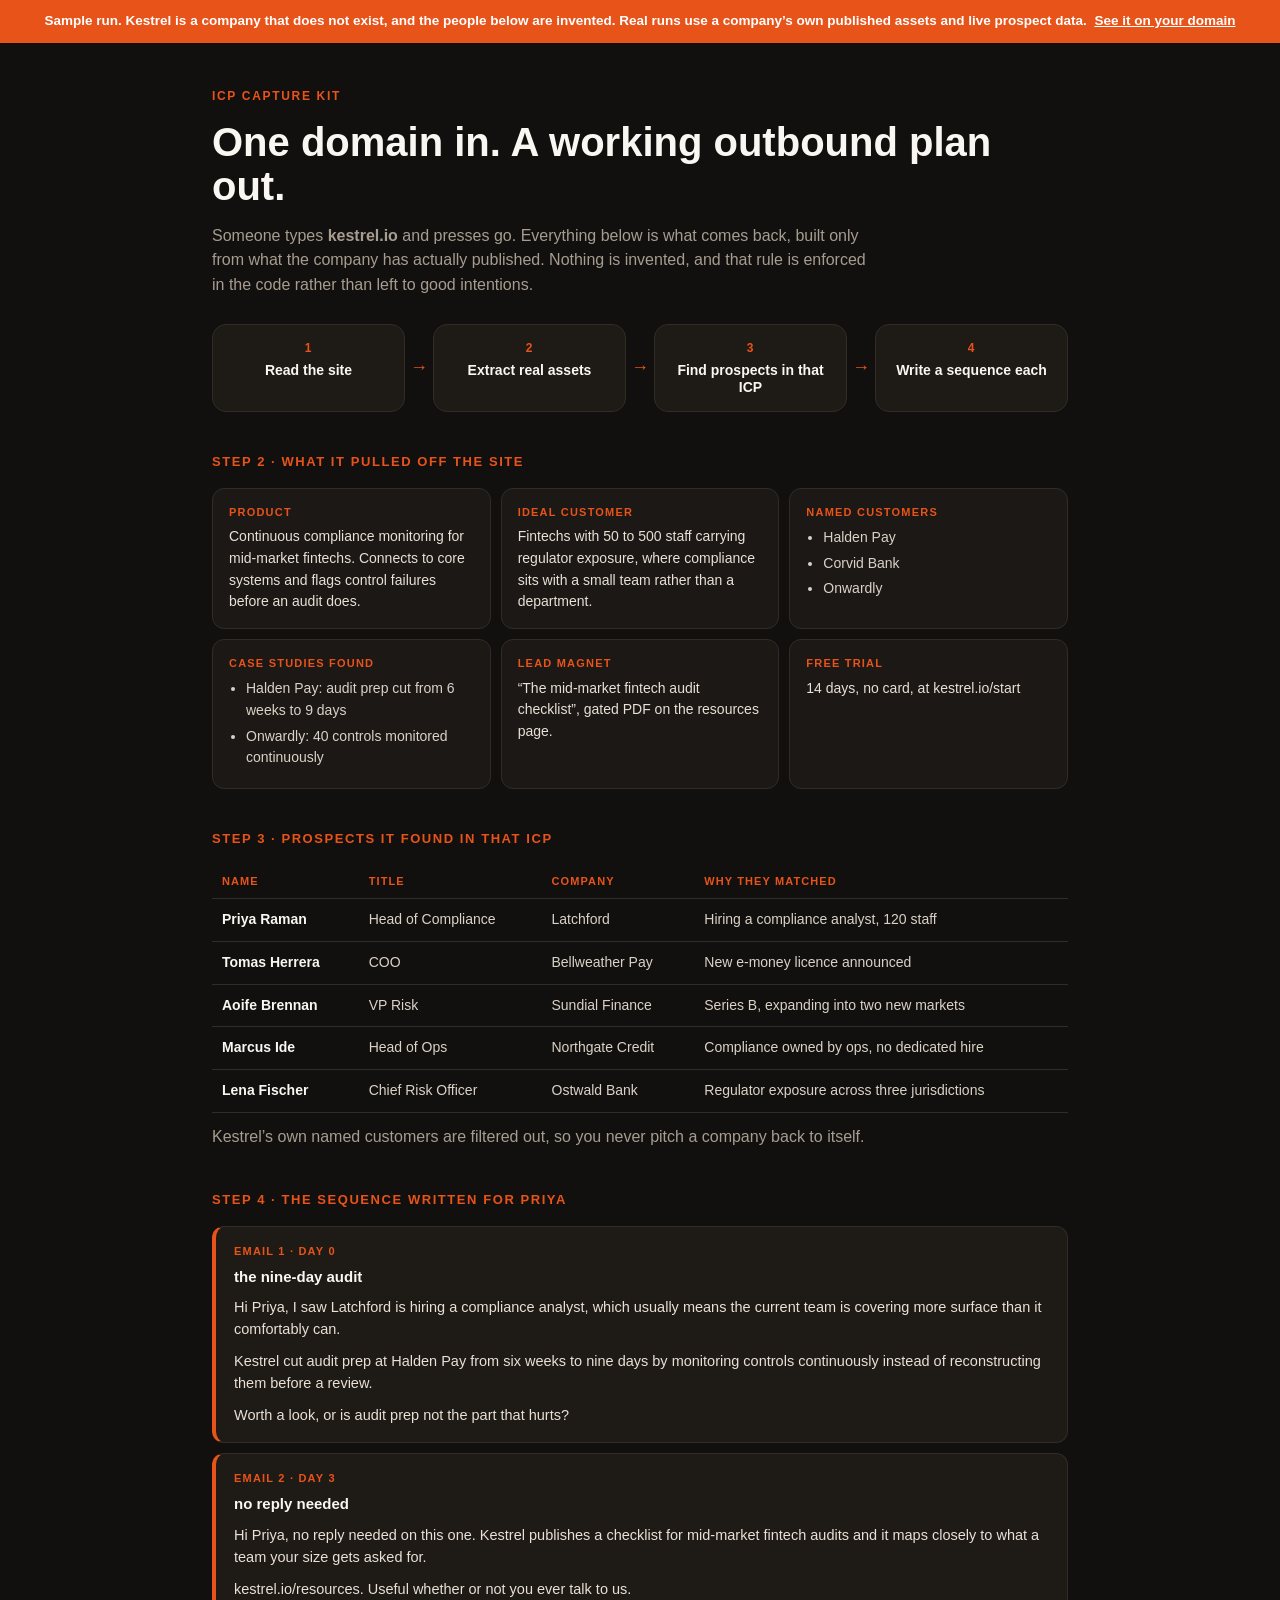
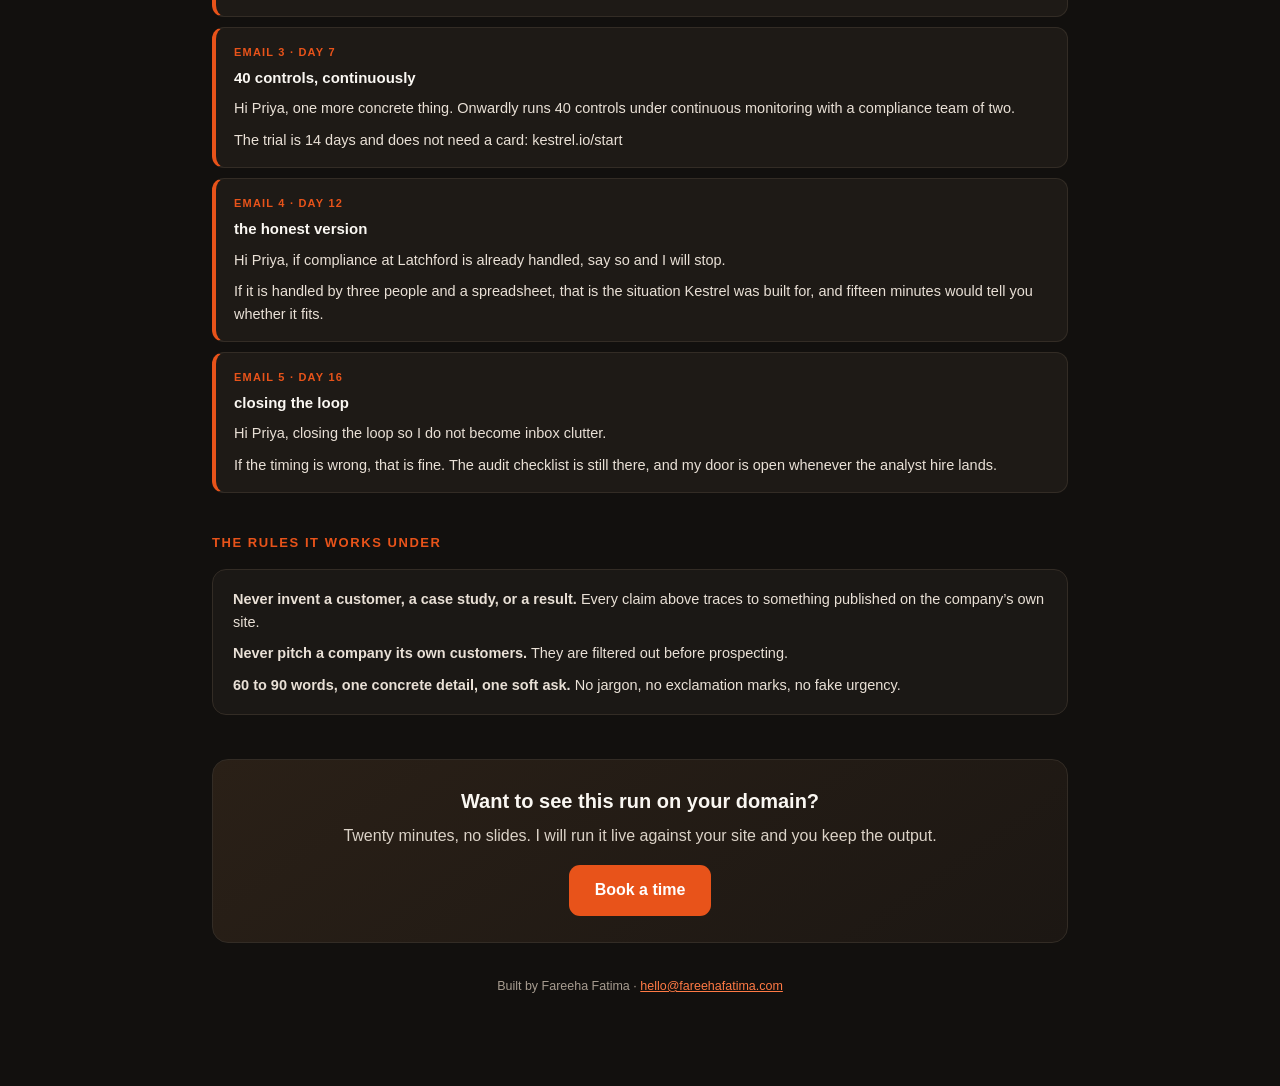
<file: web/kestrel.html>
<!DOCTYPE html>
<html lang="en">
<head>
<meta charset="utf-8"/>
<meta name="viewport" content="width=device-width, initial-scale=1"/>
<title>ICP Capture Kit · sample run for Kestrel</title>
<meta name="description" content="A sample run of the ICP Capture Kit. One domain in, real assets extracted, prospects found in that ICP, and a tailored five-email sequence written per person."/>
<meta property="og:title" content="ICP Capture Kit — a sample run"/>
<meta property="og:description" content="One domain in. Real assets out, prospects in that ICP, and a tailored sequence written for each of them."/>
<meta property="og:type" content="website"/>
<meta property="og:image" content="https://plan90.fareehafatima.com/og-kit.jpg"/>
<meta property="og:url" content="https://kit.fareehafatima.com/kestrel"/>
<meta name="twitter:card" content="summary_large_image"/>
<style>
  :root{--ink:#12100E;--ink2:#1B1815;--card:#1E1A16;--line:#332C25;--cream:#FAF7F2;
    --muted:#A79C90;--accent:#E8531A;--accent2:#FF7A45;--ok:#4ADE80}
  *{box-sizing:border-box}
  body{margin:0;background:var(--ink);color:var(--cream);
    font-family:-apple-system,BlinkMacSystemFont,"Segoe UI",Inter,Helvetica,Arial,sans-serif;line-height:1.55}
  .banner{background:var(--accent);color:#fff;font-weight:600;font-size:13.5px;padding:11px 18px;text-align:center}
  .banner a{color:#fff}
  .wrap{max-width:900px;margin:0 auto;padding:44px 22px 90px}
  .kicker{color:var(--accent);font-weight:700;letter-spacing:.14em;text-transform:uppercase;font-size:12px}
  h1{font-size:clamp(26px,4.5vw,40px);line-height:1.1;margin:.35em 0 .3em;font-weight:800}
  .sub{color:var(--muted);font-size:16px;max-width:660px}
  .h2{font-size:13px;font-weight:700;letter-spacing:.12em;text-transform:uppercase;color:var(--accent);margin:40px 0 16px}

  .bar{display:flex;gap:0;align-items:stretch;margin:26px 0 8px}
  .stage{flex:1;background:var(--card);border:1px solid var(--line);border-radius:14px;padding:14px 12px;text-align:center}
  .stage .d{color:var(--accent);font-weight:800;font-size:12px;letter-spacing:.08em}
  .stage .t{font-weight:700;font-size:14px;margin-top:4px;line-height:1.25}
  .arrow{display:flex;align-items:center;padding:0 5px;color:var(--accent);flex:none;font-size:18px}
  @media(max-width:680px){.bar{flex-direction:column}.arrow{justify-content:center;transform:rotate(90deg);padding:3px 0}}

  .grid{display:grid;grid-template-columns:repeat(auto-fit,minmax(230px,1fr));gap:10px}
  .box{background:var(--ink2);border:1px solid var(--line);border-radius:12px;padding:15px 16px}
  .box .lbl{color:var(--accent);font-size:11px;font-weight:700;letter-spacing:.11em;text-transform:uppercase}
  .box p{margin:.4em 0 0;font-size:14px;color:#E9E0D6}
  .box ul{margin:.45em 0 0;padding-left:17px;color:#DBD2C7;font-size:14px}
  .box li{margin:4px 0}

  table{width:100%;border-collapse:collapse;margin-top:6px;font-size:14px}
  th{text-align:left;color:var(--accent);font-size:11px;letter-spacing:.1em;text-transform:uppercase;
    padding:8px 10px;border-bottom:1px solid var(--line)}
  td{padding:10px;border-bottom:1px solid var(--line);color:#DBD2C7}
  td b{color:var(--cream)}

  .mail{background:var(--card);border:1px solid var(--line);border-left:4px solid var(--accent);
    border-radius:12px;padding:16px 18px;margin:10px 0}
  .mail .step{color:var(--accent);font-size:11px;font-weight:700;letter-spacing:.11em;text-transform:uppercase}
  .mail .subj{font-weight:700;margin:5px 0 8px;font-size:15px}
  .mail p{margin:0 0 9px;font-size:14.5px;color:#E9E0D6}
  .mail p:last-child{margin-bottom:0}

  .rule{background:var(--ink2);border:1px solid var(--line);border-radius:14px;padding:18px 20px;margin:16px 0}
  .rule p{margin:0 0 9px;font-size:14.5px;color:#E9E0D6}
  .rule p:last-child{margin-bottom:0}

  .cta{margin-top:44px;background:linear-gradient(145deg,#2a2017,#1c1713);border:1px solid var(--line);
    border-radius:16px;padding:26px;text-align:center}
  .cta h3{margin:0 0 .35em;font-size:20px}
  .cta p{color:#DBD2C7;margin:.2em 0 16px}
  .btn{display:inline-block;background:var(--accent);color:#fff;text-decoration:none;font-weight:700;
    padding:13px 26px;border-radius:11px}
  .btn:hover{background:var(--accent2)}
  a{color:var(--accent2)}
  .foot{color:var(--muted);font-size:12.5px;margin-top:34px;text-align:center}
</style>
</head>
<body>

<div class="banner">
  Sample run. Kestrel is a company that does not exist, and the people below are invented.
  Real runs use a company&rsquo;s own published assets and live prospect data.
  &nbsp;<a href="https://calendly.com/hifareeha/discovery-meeting-with-fareeha">See it on your domain</a>
</div>

<div class="wrap">

  <div class="kicker">ICP Capture Kit</div>
  <h1>One domain in. A working outbound plan out.</h1>
  <p class="sub">Someone types <b>kestrel.io</b> and presses go. Everything below is what comes back,
  built only from what the company has actually published. Nothing is invented, and that rule is
  enforced in the code rather than left to good intentions.</p>

  <div class="bar">
    <div class="stage"><div class="d">1</div><div class="t">Read the site</div></div>
    <div class="arrow">&rarr;</div>
    <div class="stage"><div class="d">2</div><div class="t">Extract real assets</div></div>
    <div class="arrow">&rarr;</div>
    <div class="stage"><div class="d">3</div><div class="t">Find prospects in that ICP</div></div>
    <div class="arrow">&rarr;</div>
    <div class="stage"><div class="d">4</div><div class="t">Write a sequence each</div></div>
  </div>

  <div class="h2">Step 2 · What it pulled off the site</div>
  <div class="grid">
    <div class="box">
      <div class="lbl">Product</div>
      <p>Continuous compliance monitoring for mid-market fintechs. Connects to core systems and
      flags control failures before an audit does.</p>
    </div>
    <div class="box">
      <div class="lbl">Ideal customer</div>
      <p>Fintechs with 50 to 500 staff carrying regulator exposure, where compliance sits with a
      small team rather than a department.</p>
    </div>
    <div class="box">
      <div class="lbl">Named customers</div>
      <ul><li>Halden Pay</li><li>Corvid Bank</li><li>Onwardly</li></ul>
    </div>
    <div class="box">
      <div class="lbl">Case studies found</div>
      <ul><li>Halden Pay: audit prep cut from 6 weeks to 9 days</li><li>Onwardly: 40 controls monitored continuously</li></ul>
    </div>
    <div class="box">
      <div class="lbl">Lead magnet</div>
      <p>&ldquo;The mid-market fintech audit checklist&rdquo;, gated PDF on the resources page.</p>
    </div>
    <div class="box">
      <div class="lbl">Free trial</div>
      <p>14 days, no card, at kestrel.io/start</p>
    </div>
  </div>

  <div class="h2">Step 3 · Prospects it found in that ICP</div>
  <table>
    <tr><th>Name</th><th>Title</th><th>Company</th><th>Why they matched</th></tr>
    <tr><td><b>Priya Raman</b></td><td>Head of Compliance</td><td>Latchford</td><td>Hiring a compliance analyst, 120 staff</td></tr>
    <tr><td><b>Tomas Herrera</b></td><td>COO</td><td>Bellweather Pay</td><td>New e-money licence announced</td></tr>
    <tr><td><b>Aoife Brennan</b></td><td>VP Risk</td><td>Sundial Finance</td><td>Series B, expanding into two new markets</td></tr>
    <tr><td><b>Marcus Ide</b></td><td>Head of Ops</td><td>Northgate Credit</td><td>Compliance owned by ops, no dedicated hire</td></tr>
    <tr><td><b>Lena Fischer</b></td><td>Chief Risk Officer</td><td>Ostwald Bank</td><td>Regulator exposure across three jurisdictions</td></tr>
  </table>
  <p class="sub" style="margin-top:12px">Kestrel&rsquo;s own named customers are filtered out, so you
  never pitch a company back to itself.</p>

  <div class="h2">Step 4 · The sequence written for Priya</div>

  <div class="mail">
    <div class="step">Email 1 · day 0</div>
    <div class="subj">the nine-day audit</div>
    <p>Hi Priya, I saw Latchford is hiring a compliance analyst, which usually means the current
    team is covering more surface than it comfortably can.</p>
    <p>Kestrel cut audit prep at Halden Pay from six weeks to nine days by monitoring controls
    continuously instead of reconstructing them before a review.</p>
    <p>Worth a look, or is audit prep not the part that hurts?</p>
  </div>

  <div class="mail">
    <div class="step">Email 2 · day 3</div>
    <div class="subj">no reply needed</div>
    <p>Hi Priya, no reply needed on this one. Kestrel publishes a checklist for mid-market fintech
    audits and it maps closely to what a team your size gets asked for.</p>
    <p>kestrel.io/resources. Useful whether or not you ever talk to us.</p>
  </div>

  <div class="mail">
    <div class="step">Email 3 · day 7</div>
    <div class="subj">40 controls, continuously</div>
    <p>Hi Priya, one more concrete thing. Onwardly runs 40 controls under continuous monitoring
    with a compliance team of two.</p>
    <p>The trial is 14 days and does not need a card: kestrel.io/start</p>
  </div>

  <div class="mail">
    <div class="step">Email 4 · day 12</div>
    <div class="subj">the honest version</div>
    <p>Hi Priya, if compliance at Latchford is already handled, say so and I will stop.</p>
    <p>If it is handled by three people and a spreadsheet, that is the situation Kestrel was built
    for, and fifteen minutes would tell you whether it fits.</p>
  </div>

  <div class="mail">
    <div class="step">Email 5 · day 16</div>
    <div class="subj">closing the loop</div>
    <p>Hi Priya, closing the loop so I do not become inbox clutter.</p>
    <p>If the timing is wrong, that is fine. The audit checklist is still there, and my door is open
    whenever the analyst hire lands.</p>
  </div>

  <div class="h2">The rules it works under</div>
  <div class="rule">
    <p><b>Never invent a customer, a case study, or a result.</b> Every claim above traces to
    something published on the company&rsquo;s own site.</p>
    <p><b>Never pitch a company its own customers.</b> They are filtered out before prospecting.</p>
    <p><b>60 to 90 words, one concrete detail, one soft ask.</b> No jargon, no exclamation marks,
    no fake urgency.</p>
  </div>

  <div class="cta">
    <h3>Want to see this run on your domain?</h3>
    <p>Twenty minutes, no slides. I will run it live against your site and you keep the output.</p>
    <a class="btn" href="https://calendly.com/hifareeha/discovery-meeting-with-fareeha">Book a time</a>
  </div>

  <div class="foot">
    Built by Fareeha Fatima · <a href="mailto:hello@fareehafatima.com">hello@fareehafatima.com</a>
  </div>

</div>
</body>
</html>
</file>
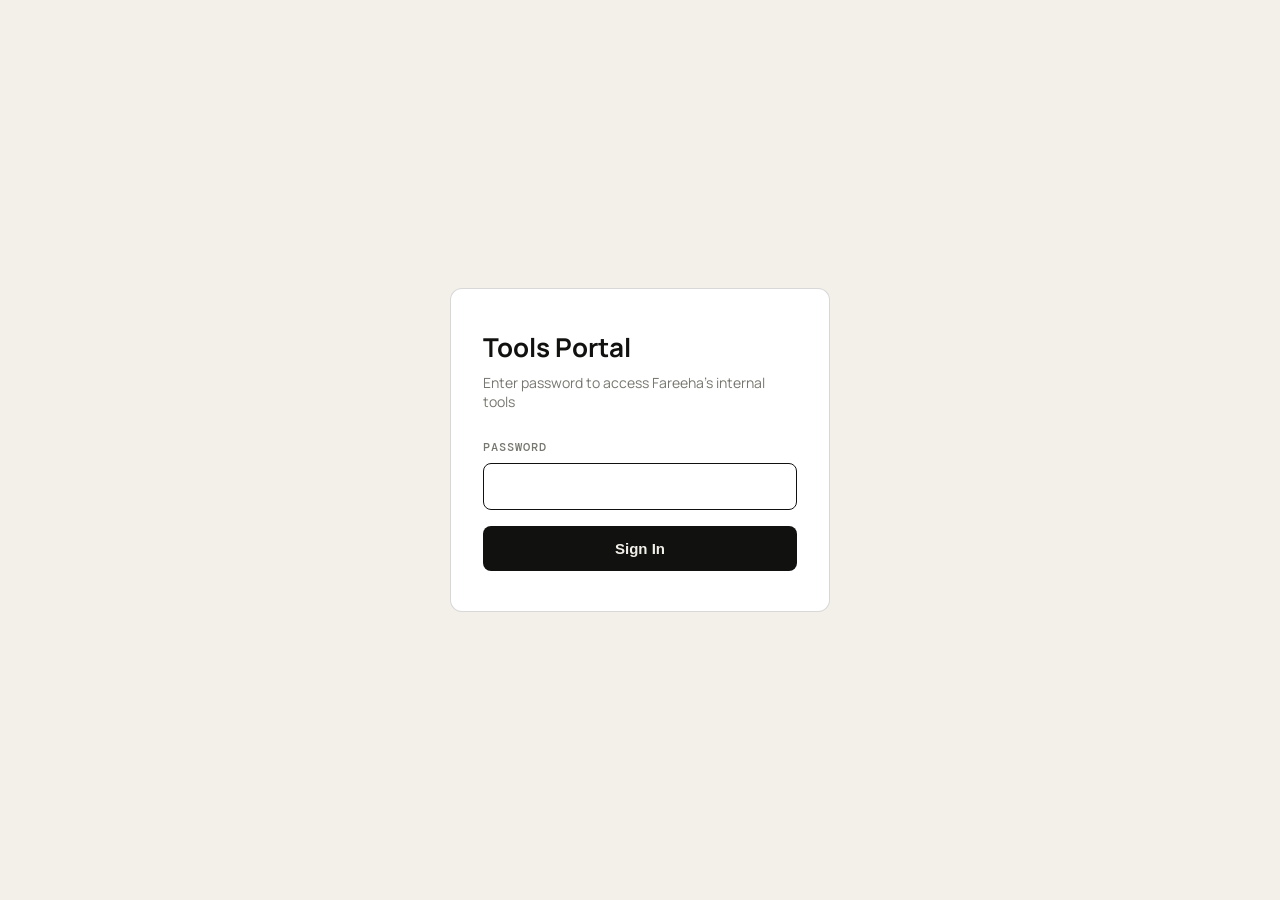
<file: web/login.html>
<!DOCTYPE html>
<html lang="en">
<head>
<meta charset="utf-8"/>
<meta name="viewport" content="width=device-width, initial-scale=1"/>
<meta name="robots" content="noindex"/>
<title>Login — Tools Portal</title>
<style>
@import url('https://fonts.googleapis.com/css2?family=DM+Mono:wght@400;500&family=Manrope:wght@400;500;600;700;800&display=swap');
:root{--ink:#111210;--paper:#f3f0e9;--acid:#d7ff3f;--signal:#ff5b36;--muted:#77766f;--line:rgba(17,18,16,.16)}
*{box-sizing:border-box;margin:0;padding:0}
body{background:var(--paper);color:var(--ink);font-family:Manrope,Arial,sans-serif;
  -webkit-font-smoothing:antialiased;display:grid;place-items:center;min-height:100vh;padding:20px}
.card{background:white;border:1px solid var(--line);border-radius:12px;padding:40px 32px;
  max-width:380px;width:100%}
h1{font-size:26px;font-weight:700;margin-bottom:8px}
.sub{color:var(--muted);font-size:14px;margin-bottom:28px}
label{display:block;font:500 12px 'DM Mono',monospace;letter-spacing:.08em;
  text-transform:uppercase;color:var(--muted);margin-bottom:8px}
input[type="password"]{width:100%;border:1px solid var(--line);border-radius:8px;
  padding:12px 14px;font-size:15px;font-family:inherit;transition:.2s}
input[type="password"]:focus{outline:none;border-color:var(--ink)}
button{width:100%;background:var(--ink);color:var(--paper);border:0;border-radius:8px;
  padding:14px;font-size:15px;font-weight:700;margin-top:16px;cursor:pointer;transition:.2s}
button:hover{background:#262723}
.error{color:var(--signal);font-size:13px;margin-top:12px;padding:10px 12px;
  background:#fff5f5;border:1px solid rgba(255,91,54,.2);border-radius:6px}
</style>
</head>
<body>
<div class="card">
  <h1>Tools Portal</h1>
  <p class="sub">Enter password to access Fareeha's internal tools</p>
  <!-- ERROR -->
  <form method="post" action="/login">
    <label for="password">Password</label>
    <input type="password" id="password" name="password" required autofocus/>
    <button type="submit">Sign In</button>
  </form>
</div>
</body>
</html>
</file>
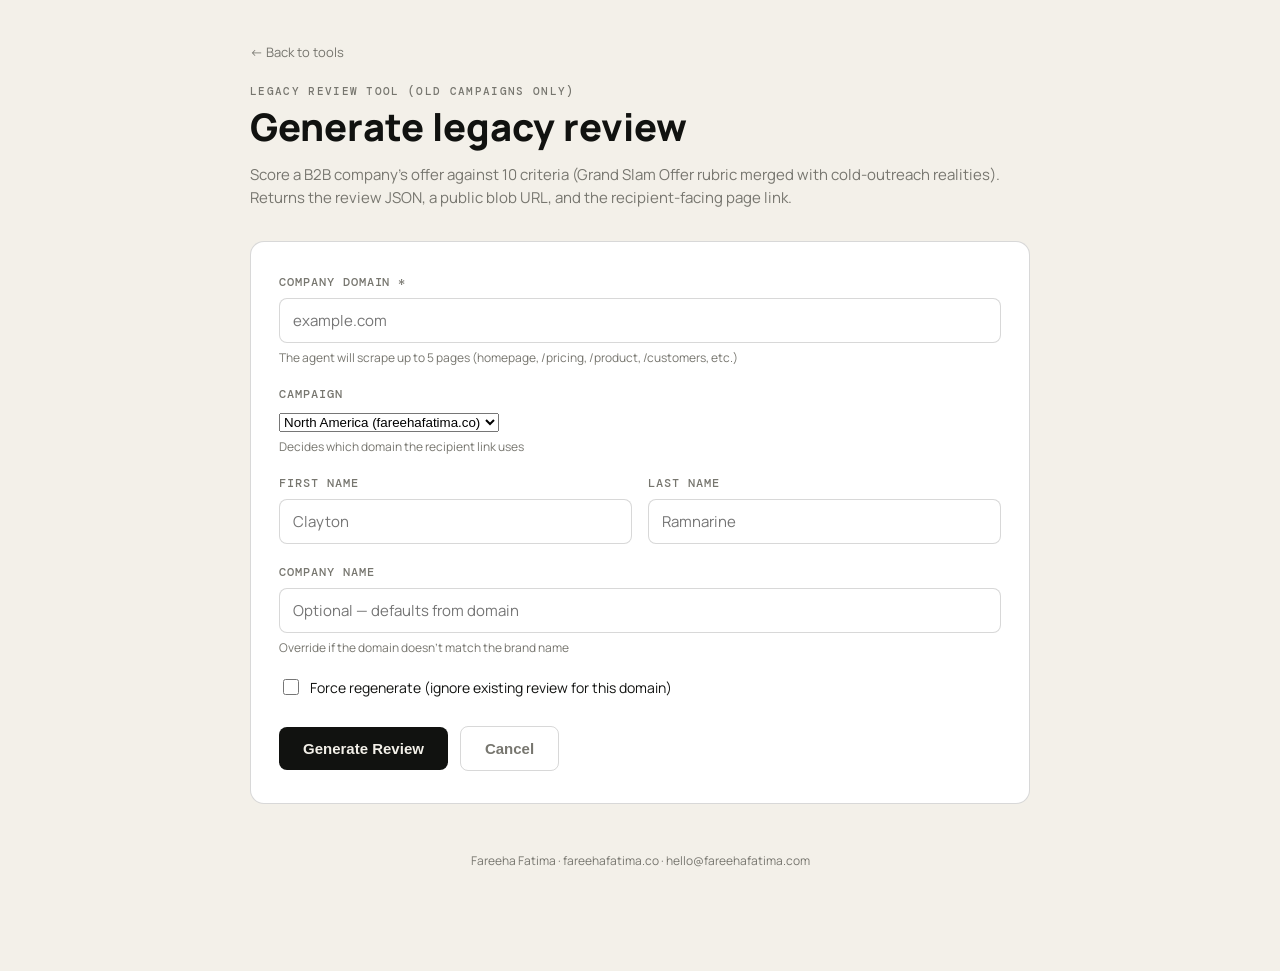
<file: web/tools/review.html>
<!DOCTYPE html>
<html lang="en">
<head>
<meta charset="utf-8"/>
<meta name="viewport" content="width=device-width, initial-scale=1"/>
<meta name="robots" content="noindex"/>
<title>Legacy review (GTM Nerd) — Tools Portal</title>
<style>
@import url('https://fonts.googleapis.com/css2?family=DM+Mono:wght@400;500&family=Manrope:wght@400;500;600;700;800&display=swap');
:root{--ink:#111210;--paper:#f3f0e9;--acid:#d7ff3f;--signal:#ff5b36;--muted:#77766f;
  --line:rgba(17,18,16,.16);--rail:#262723;--dim:#c6c7c0}
*{box-sizing:border-box}
body{margin:0;background:var(--paper);color:var(--ink);font-family:Manrope,Arial,sans-serif;-webkit-font-smoothing:antialiased}
.wrap{width:min(780px,calc(100% - 40px));margin:0 auto;padding:40px 0 90px}
.eyebrow{font:500 11px/1.2 'DM Mono',monospace;letter-spacing:.12em;text-transform:uppercase;color:var(--muted);margin-bottom:8px}
h1{font-size:clamp(28px,4.8vw,38px);line-height:1.1;margin:0 0 12px;font-weight:800}
.sub{color:var(--muted);font-size:15px;margin-bottom:32px;line-height:1.55}
.back{display:inline-block;color:var(--muted);font-size:13px;text-decoration:none;margin-bottom:24px;transition:.2s}
.back:hover{color:var(--ink)}
.form{background:white;border:1px solid var(--line);border-radius:14px;padding:32px 28px}
.field{margin-bottom:20px}
.field:last-of-type{margin-bottom:0}
label{display:block;font:500 12px 'DM Mono',monospace;letter-spacing:.08em;text-transform:uppercase;color:var(--muted);margin-bottom:8px}
input[type="text"]{width:100%;border:1px solid var(--line);border-radius:8px;padding:11px 13px;font-size:15px;font-family:inherit;transition:.2s}
input[type="text"]:focus{outline:none;border-color:var(--ink)}
.row{display:grid;grid-template-columns:1fr 1fr;gap:16px}
@media(max-width:600px){.row{grid-template-columns:1fr}}
.hint{color:var(--muted);font-size:12px;margin-top:6px}
.check{display:flex;align-items:center;gap:8px;margin-top:20px}
.check input{width:16px;height:16px}
.check label{margin:0;text-transform:none;font:14px Manrope,sans-serif;color:var(--ink);letter-spacing:0}
.actions{display:flex;gap:12px;margin-top:28px;align-items:center}
button{background:var(--ink);color:var(--paper);border:0;border-radius:8px;padding:13px 24px;font-size:15px;font-weight:700;cursor:pointer;transition:.2s}
button:hover{background:var(--rail)}
button:disabled{opacity:.4;cursor:default}
.cancel{background:transparent;color:var(--muted);border:1px solid var(--line)}
.cancel:hover{color:var(--ink);border-color:var(--ink);background:transparent}
#status{display:none;margin-top:24px;padding:16px 18px;border-radius:12px;font-size:14px}
#status.pending{background:#fffbeb;border:1px solid #fcd34d;color:#78350f}
#status.error{background:#fff5f5;border:1px solid rgba(255,91,54,.2);color:var(--signal)}
#status.success{background:#f0fdf4;border:1px solid #86efac;color:#14532d}
#result{display:none;margin-top:28px}
.box{background:white;border:1px solid var(--line);border-radius:12px;padding:20px 22px;margin-bottom:14px}
.box h3{font-size:14px;font-weight:600;color:var(--muted);margin:0 0 8px;text-transform:uppercase;letter-spacing:.08em}
.box p{margin:0;font-size:14px;line-height:1.6}
.box a{color:var(--ink);font-weight:600;text-decoration:none;border-bottom:1px solid var(--line)}
.box a:hover{border-color:var(--ink)}
.scores{display:grid;grid-template-columns:repeat(2,1fr);gap:12px;margin-bottom:14px}
.score{background:white;border:1px solid var(--line);border-radius:8px;padding:14px 16px;display:flex;align-items:center;justify-content:space-between}
.score .lbl{font-size:12px;color:var(--muted)}
.score .val{font:700 18px 'DM Mono',monospace;color:var(--ink)}
.score.low{border-color:rgba(255,91,54,.3);background:#fff9f7}
.score.low .val{color:var(--signal)}
.sugg{background:white;border:1px solid var(--line);border-left:3px solid var(--signal);border-radius:12px;padding:18px 20px;margin-bottom:14px}
.sugg h4{font-size:15px;font-weight:700;margin:0 0 8px}
.sugg p{margin:0;color:var(--muted);font-size:14px;line-height:1.6}
.foot{color:var(--muted);font-size:12px;margin-top:48px;text-align:center}
</style>
</head>
<body>
<div class="wrap">
  <a href="/tools" class="back">← Back to tools</a>
  <div class="eyebrow">Legacy review tool (old campaigns only)</div>
  <h1>Generate legacy review</h1>
  <p class="sub">Score a B2B company's offer against 10 criteria (Grand Slam Offer rubric merged with cold-outreach realities). Returns the review JSON, a public blob URL, and the recipient-facing page link.</p>

  <div class="form">
    <div class="field">
      <label for="domain">Company Domain *</label>
      <input type="text" id="domain" placeholder="example.com" required/>
      <div class="hint">The agent will scrape up to 5 pages (homepage, /pricing, /product, /customers, etc.)</div>
    </div>
    <div class="field">
      <label for="campaign">Campaign</label>
      <select id="campaign">
        <option value="na">North America (fareehafatima.co)</option>
        <option value="eu">Europe / UK (fareehafatima.org)</option>
      </select>
      <div class="hint">Decides which domain the recipient link uses</div>
    </div>


    <div class="row">
      <div class="field">
        <label for="first_name">First Name</label>
        <input type="text" id="first_name" placeholder="Clayton"/>
      </div>
      <div class="field">
        <label for="last_name">Last Name</label>
        <input type="text" id="last_name" placeholder="Ramnarine"/>
      </div>
    </div>

    <div class="field">
      <label for="company">Company Name</label>
      <input type="text" id="company" placeholder="Optional — defaults from domain"/>
      <div class="hint">Override if the domain doesn't match the brand name</div>
    </div>

    <div class="check">
      <input type="checkbox" id="force"/>
      <label for="force">Force regenerate (ignore existing review for this domain)</label>
    </div>

    <div class="actions">
      <button id="submit" onclick="run()">Generate Review</button>
      <button class="cancel" onclick="location.href='/tools'">Cancel</button>
    </div>
  </div>

  <div id="status"></div>
  <div id="result"></div>

  <p class="foot">Fareeha Fatima · fareehafatima.co · hello@fareehafatima.com</p>
</div>

<script>
function status(msg, type) {
  const el = document.getElementById('status');
  el.textContent = msg;
  el.className = type;
  el.style.display = 'block';
}

function showResult(data) {
  const r = data.review;
  const scores = r._scores || {};
  const notes = r._notes || {};
  const sugg = r.suggestions || [];

  // Find lowest two scores
  const sorted = Object.entries(scores).map(([k,v]) => ({k,v})).sort((a,b) => a.v - b.v);
  const lowSet = new Set(sorted.slice(0,2).map(x => x.k));

  const CRITERIA = ['Dream outcome','Likelihood','Speed to value','Effort and sacrifice','Risk reversal',
    'Specific outcome','Cost vs value','Proof and differentiation','Offer clarity','Urgency'];

  let scoresHTML = Object.entries(scores).map(([k,v]) => {
    const low = lowSet.has(k);
    return `<div class="score ${low?'low':''}">
      <span class="lbl">${CRITERIA[parseInt(k)-1]}</span>
      <span class="val">${v}</span>
    </div>`;
  }).join('');

  let sugHTML = sugg.map((s,i) =>
    `<div class="sugg">
      <h4>${i+1}. ${esc(s.title)}</h4>
      <p>${esc(s.body)}</p>
    </div>`
  ).join('');

  document.getElementById('result').innerHTML = `
    <div class="box">
      <h3>Generated</h3>
      <p><strong>${esc(r.company)}</strong> · ${r.generated}</p>
    </div>
    <div class="scores">${scoresHTML}</div>
    ${sugHTML}
    <div class="box">
      <h3>Public URLs</h3>
      <p><strong>Blob JSON:</strong> <a href="${esc(data.blob_url)}" target="_blank">${esc(data.blob_url)}</a></p>
      <p style="margin-top:8px"><strong>Recipient page:</strong> <a href="${esc(data.page_url)}" target="_blank">${esc(data.page_url)}</a></p>
    </div>
  `;
  document.getElementById('result').style.display = 'block';
}

function esc(s) {
  return String(s == null ? '' : s).replace(/[&<>"']/g, c => ({'&':'&amp;','<':'&lt;','>':'&gt;','"':'&quot;',"'":'&#39;'}[c]));
}

async function run() {
  const domain = document.getElementById('domain').value.trim();
  if (!domain) {
    status('Domain is required', 'error');
    return;
  }

  const first_name = document.getElementById('first_name').value.trim();
  const last_name = document.getElementById('last_name').value.trim();
  const company = document.getElementById('company').value.trim();
  const campaign = document.getElementById('campaign').value;
  const force = document.getElementById('force').checked;

  const btn = document.getElementById('submit');
  btn.disabled = true;
  document.getElementById('result').style.display = 'none';
  status('Generating review... (scraping site, extracting offer, scoring with Claude)', 'pending');

  try {
    const res = await fetch('/api/review', {
      method: 'POST',
      headers: {'Content-Type': 'application/json'},
      body: JSON.stringify({domain, first_name, last_name, company, campaign, force})
    });

    const data = await res.json();

    if (!res.ok) {
      status(data.error || 'Request failed', 'error');
      btn.disabled = false;
      return;
    }

    if (data.cached) {
      status('Review already exists for this domain (using stored version)', 'success');
    } else {
      status('Review generated successfully', 'success');
    }

    showResult(data);
  } catch (e) {
    status('Network error: ' + e.message, 'error');
  } finally {
    btn.disabled = false;
  }
}

// Enter to submit
document.getElementById('domain').addEventListener('keydown', e => {
  if (e.key === 'Enter') run();
});
</script>
</body>
</html>
</file>
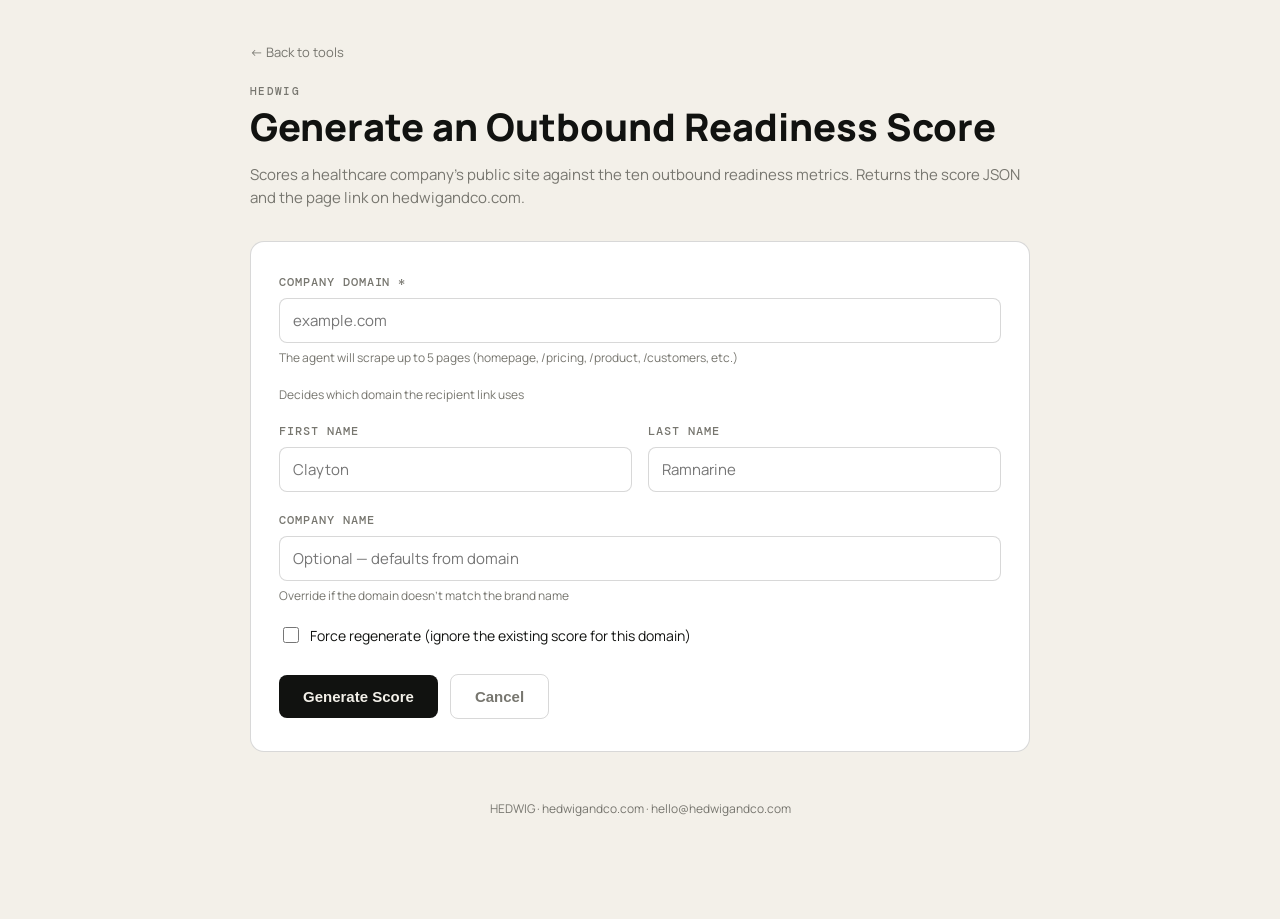
<file: web/tools/scorecard.html>
<!DOCTYPE html>
<html lang="en">
<head>
<meta charset="utf-8"/>
<meta name="viewport" content="width=device-width, initial-scale=1"/>
<meta name="robots" content="noindex"/>
<title>Outbound Readiness Score — HEDWIG Tools</title>
<style>
@import url('https://fonts.googleapis.com/css2?family=DM+Mono:wght@400;500&family=Manrope:wght@400;500;600;700;800&display=swap');
:root{--ink:#111210;--paper:#f3f0e9;--acid:#d7ff3f;--signal:#ff5b36;--muted:#77766f;
  --line:rgba(17,18,16,.16);--rail:#262723;--dim:#c6c7c0}
*{box-sizing:border-box}
body{margin:0;background:var(--paper);color:var(--ink);font-family:Manrope,Arial,sans-serif;-webkit-font-smoothing:antialiased}
.wrap{width:min(780px,calc(100% - 40px));margin:0 auto;padding:40px 0 90px}
.eyebrow{font:500 11px/1.2 'DM Mono',monospace;letter-spacing:.12em;text-transform:uppercase;color:var(--muted);margin-bottom:8px}
h1{font-size:clamp(28px,4.8vw,38px);line-height:1.1;margin:0 0 12px;font-weight:800}
.sub{color:var(--muted);font-size:15px;margin-bottom:32px;line-height:1.55}
.back{display:inline-block;color:var(--muted);font-size:13px;text-decoration:none;margin-bottom:24px;transition:.2s}
.back:hover{color:var(--ink)}
.form{background:white;border:1px solid var(--line);border-radius:14px;padding:32px 28px}
.field{margin-bottom:20px}
.field:last-of-type{margin-bottom:0}
label{display:block;font:500 12px 'DM Mono',monospace;letter-spacing:.08em;text-transform:uppercase;color:var(--muted);margin-bottom:8px}
input[type="text"]{width:100%;border:1px solid var(--line);border-radius:8px;padding:11px 13px;font-size:15px;font-family:inherit;transition:.2s}
input[type="text"]:focus{outline:none;border-color:var(--ink)}
.row{display:grid;grid-template-columns:1fr 1fr;gap:16px}
@media(max-width:600px){.row{grid-template-columns:1fr}}
.hint{color:var(--muted);font-size:12px;margin-top:6px}
.check{display:flex;align-items:center;gap:8px;margin-top:20px}
.check input{width:16px;height:16px}
.check label{margin:0;text-transform:none;font:14px Manrope,sans-serif;color:var(--ink);letter-spacing:0}
.actions{display:flex;gap:12px;margin-top:28px;align-items:center}
button{background:var(--ink);color:var(--paper);border:0;border-radius:8px;padding:13px 24px;font-size:15px;font-weight:700;cursor:pointer;transition:.2s}
button:hover{background:var(--rail)}
button:disabled{opacity:.4;cursor:default}
.cancel{background:transparent;color:var(--muted);border:1px solid var(--line)}
.cancel:hover{color:var(--ink);border-color:var(--ink);background:transparent}
#status{display:none;margin-top:24px;padding:16px 18px;border-radius:12px;font-size:14px}
#status.pending{background:#fffbeb;border:1px solid #fcd34d;color:#78350f}
#status.error{background:#fff5f5;border:1px solid rgba(255,91,54,.2);color:var(--signal)}
#status.success{background:#f0fdf4;border:1px solid #86efac;color:#14532d}
#result{display:none;margin-top:28px}
.box{background:white;border:1px solid var(--line);border-radius:12px;padding:20px 22px;margin-bottom:14px}
.box h3{font-size:14px;font-weight:600;color:var(--muted);margin:0 0 8px;text-transform:uppercase;letter-spacing:.08em}
.box p{margin:0;font-size:14px;line-height:1.6}
.box a{color:var(--ink);font-weight:600;text-decoration:none;border-bottom:1px solid var(--line)}
.box a:hover{border-color:var(--ink)}
.scores{display:grid;grid-template-columns:repeat(2,1fr);gap:12px;margin-bottom:14px}
.score{background:white;border:1px solid var(--line);border-radius:8px;padding:14px 16px;display:flex;align-items:center;justify-content:space-between}
.score .lbl{font-size:12px;color:var(--muted)}
.score .val{font:700 18px 'DM Mono',monospace;color:var(--ink)}
.score.low{border-color:rgba(255,91,54,.3);background:#fff9f7}
.score.low .val{color:var(--signal)}
.sugg{background:white;border:1px solid var(--line);border-left:3px solid var(--signal);border-radius:12px;padding:18px 20px;margin-bottom:14px}
.sugg h4{font-size:15px;font-weight:700;margin:0 0 8px}
.sugg p{margin:0;color:var(--muted);font-size:14px;line-height:1.6}
.foot{color:var(--muted);font-size:12px;margin-top:48px;text-align:center}
</style>
</head>
<body>
<div class="wrap">
  <a href="/tools" class="back">← Back to tools</a>
  <div class="eyebrow">HEDWIG</div>
  <h1>Generate an Outbound Readiness Score</h1>
  <p class="sub">Scores a healthcare company's public site against the ten outbound readiness metrics. Returns the score JSON and the page link on hedwigandco.com.</p>

  <div class="form">
    <div class="field">
      <label for="domain">Company Domain *</label>
      <input type="text" id="domain" placeholder="example.com" required/>
      <div class="hint">The agent will scrape up to 5 pages (homepage, /pricing, /product, /customers, etc.)</div>
    </div>
    <div class="field">
      <select id="campaign" style="display:none"><option value="na" selected>na</option></select>
      <div class="hint">Decides which domain the recipient link uses</div>
    </div>


    <div class="row">
      <div class="field">
        <label for="first_name">First Name</label>
        <input type="text" id="first_name" placeholder="Clayton"/>
      </div>
      <div class="field">
        <label for="last_name">Last Name</label>
        <input type="text" id="last_name" placeholder="Ramnarine"/>
      </div>
    </div>

    <div class="field">
      <label for="company">Company Name</label>
      <input type="text" id="company" placeholder="Optional — defaults from domain"/>
      <div class="hint">Override if the domain doesn't match the brand name</div>
    </div>

    <div class="check">
      <input type="checkbox" id="force"/>
      <label for="force">Force regenerate (ignore the existing score for this domain)</label>
    </div>

    <div class="actions">
      <button id="submit" onclick="run()">Generate Score</button>
      <button class="cancel" onclick="location.href='/tools'">Cancel</button>
    </div>
  </div>

  <div id="status"></div>
  <div id="result"></div>

  <p class="foot">HEDWIG · hedwigandco.com · hello@hedwigandco.com</p>
</div>

<script>
function status(msg, type) {
  const el = document.getElementById('status');
  el.textContent = msg;
  el.className = type;
  el.style.display = 'block';
}

function showResult(data) {
  const r = data.review;
  const scores = r._scores || {};
  const notes = r._notes || {};
  const sugg = r.suggestions || [];

  // Find lowest two scores
  const sorted = Object.entries(scores).map(([k,v]) => ({k,v})).sort((a,b) => a.v - b.v);
  const lowSet = new Set(sorted.slice(0,2).map(x => x.k));

  const CRITERIA = r.criteria || ['Buyer named','Offer in one sentence','Outcome is a number','Proof a cold reader believes','Speed to first value',
    'Low-friction first step','Risk removed','Differentiation in a sentence','One conversion path','Reason to act now'];

  let scoresHTML = Object.entries(scores).map(([k,v]) => {
    const low = lowSet.has(k);
    return `<div class="score ${low?'low':''}">
      <span class="lbl">${CRITERIA[parseInt(k)-1]}</span>
      <span class="val">${v}</span>
    </div>`;
  }).join('');

  let sugHTML = sugg.map((s,i) =>
    `<div class="sugg">
      <h4>${i+1}. ${esc(s.title)}</h4>
      <p>${esc(s.body)}</p>
    </div>`
  ).join('');

  document.getElementById('result').innerHTML = `
    <div class="box">
      <h3>Generated</h3>
      <p><strong>${esc(r.company)}</strong> · ${r.generated}</p>
    </div>
    <div class="scores">${scoresHTML}</div>
    ${sugHTML}
    <div class="box">
      <h3>Public URLs</h3>
      <p><strong>Blob JSON:</strong> <a href="${esc(data.blob_url)}" target="_blank">${esc(data.blob_url)}</a></p>
      <p style="margin-top:8px"><strong>Recipient page:</strong> <a href="${esc(data.page_url)}" target="_blank">${esc(data.page_url)}</a></p>
    </div>
  `;
  document.getElementById('result').style.display = 'block';
}

function esc(s) {
  return String(s == null ? '' : s).replace(/[&<>"']/g, c => ({'&':'&amp;','<':'&lt;','>':'&gt;','"':'&quot;',"'":'&#39;'}[c]));
}

async function run() {
  const domain = document.getElementById('domain').value.trim();
  if (!domain) {
    status('Domain is required', 'error');
    return;
  }

  const first_name = document.getElementById('first_name').value.trim();
  const last_name = document.getElementById('last_name').value.trim();
  const company = document.getElementById('company').value.trim();
  const campaign = document.getElementById('campaign').value;
  const force = document.getElementById('force').checked;

  const btn = document.getElementById('submit');
  btn.disabled = true;
  document.getElementById('result').style.display = 'none';
  status('Scoring... (scraping site, extracting what they state, scoring the ten metrics)', 'pending');

  try {
    const res = await fetch('/api/scorecard', {
      method: 'POST',
      headers: {'Content-Type': 'application/json'},
      body: JSON.stringify({domain, first_name, last_name, company, campaign, force})
    });

    const data = await res.json();

    if (!res.ok) {
      status(data.error || 'Request failed', 'error');
      btn.disabled = false;
      return;
    }

    if (data.cached) {
      status('A score already exists for this domain (serving the stored one)', 'success');
    } else {
      status('Score generated', 'success');
    }

    showResult(data);
  } catch (e) {
    status('Network error: ' + e.message, 'error');
  } finally {
    btn.disabled = false;
  }
}

// Enter to submit
document.getElementById('domain').addEventListener('keydown', e => {
  if (e.key === 'Enter') run();
});
</script>
</body>
</html>
</file>
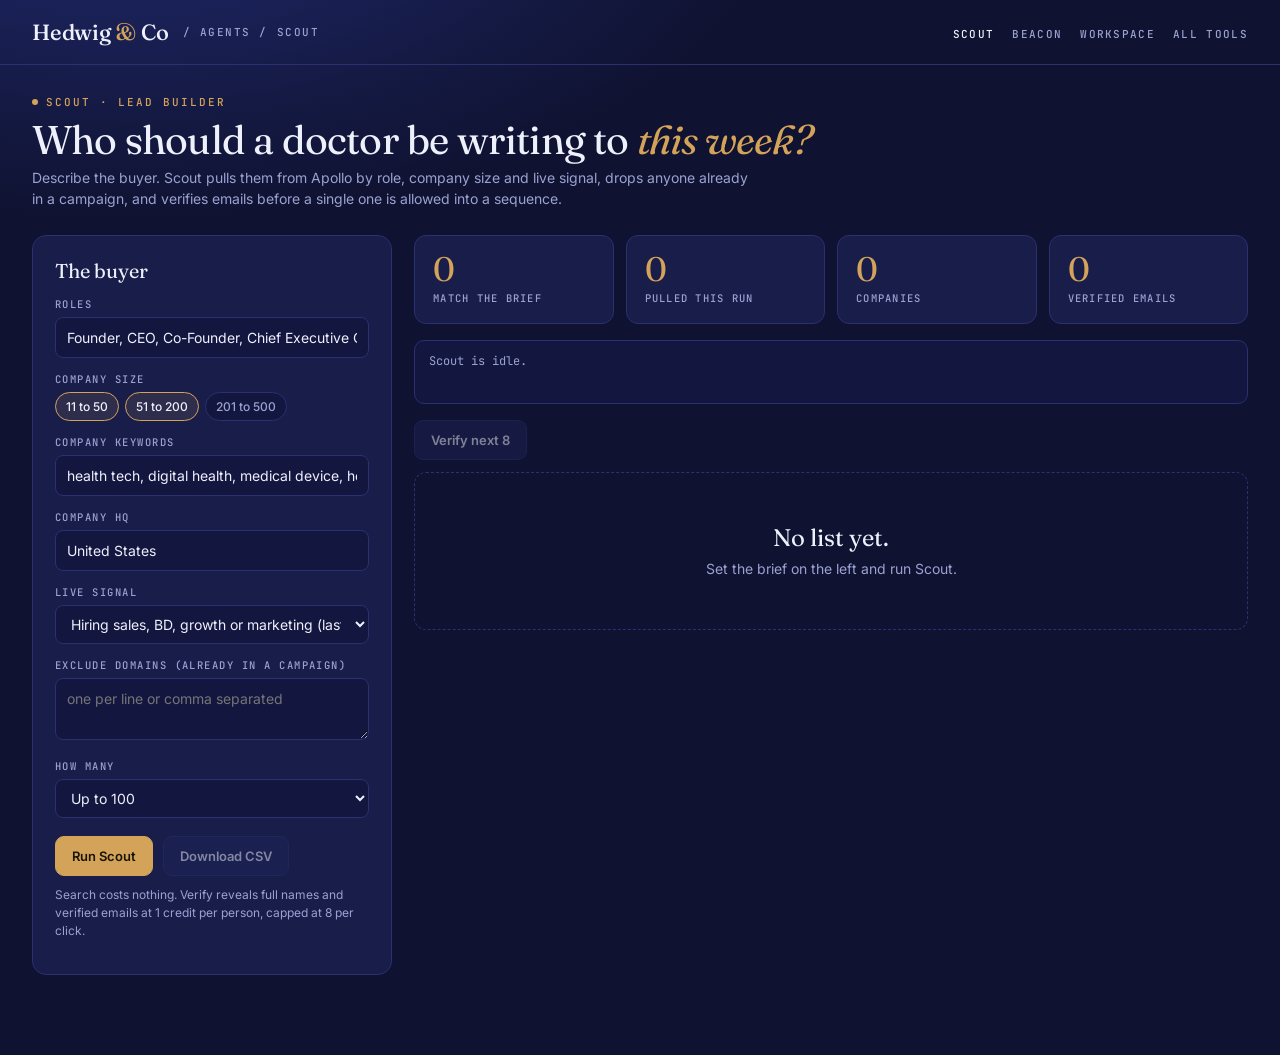
<file: web/tools/scout.html>
<!DOCTYPE html>
<html lang="en"><head><meta charset="utf-8"><meta name="viewport" content="width=device-width,initial-scale=1">
<title>Scout · Hedwig &amp; Co</title>
<link rel="preconnect" href="https://fonts.googleapis.com"><link rel="preconnect" href="https://fonts.gstatic.com" crossorigin>
<link href="https://fonts.googleapis.com/css2?family=Fraunces:ital,opsz,wght@0,9..144,400;0,9..144,500;1,9..144,400&family=Inter:wght@400;500;600&family=JetBrains+Mono:wght@400;500&display=swap" rel="stylesheet">
<style>
:root{color-scheme:dark;--bg:#0f1230;--bg2:#131740;--panel:#181d4a;--panel2:#1d2355;--line:#2a3070;--ink:#eef0fb;--muted:#9aa2d1;--gold:#d4a35a;--gold2:#e4bb7a;--ok:#6fcf97;--warn:#f2c94c;--bad:#eb5757}
*{box-sizing:border-box}html,body{margin:0;background:radial-gradient(1200px 600px at 10% -10%,#20296b 0%,var(--bg) 55%);color:var(--ink);font:14px/1.5 Inter,-apple-system,Segoe UI,Helvetica,Arial,sans-serif;min-height:100%}
a{color:var(--gold2)}
header{display:flex;align-items:center;gap:14px;padding:18px 32px;border-bottom:1px solid var(--line)}
header .brand{font:500 22px Fraunces,Georgia,serif;letter-spacing:-.01em}header .brand b{color:var(--gold);font-weight:500}
header .crumb{font:500 11px JetBrains Mono,monospace;letter-spacing:.14em;text-transform:uppercase;color:var(--muted)}
header .sp{flex:1}header nav a{font:500 11px JetBrains Mono,monospace;letter-spacing:.12em;text-transform:uppercase;color:var(--muted);text-decoration:none;margin-left:18px}header nav a.on,header nav a:hover{color:var(--ink)}
.kicker{font:500 11px JetBrains Mono,monospace;letter-spacing:.18em;text-transform:uppercase;color:var(--gold);display:flex;align-items:center;gap:8px}.kicker:before{content:"";width:6px;height:6px;border-radius:50%;background:var(--gold)}
h1{font:400 40px/1.05 Fraunces,Georgia,serif;letter-spacing:-.02em;margin:10px 0 6px}h1 em{font-style:italic;color:var(--gold)}
.sub{color:var(--muted);max-width:720px;margin:0 0 26px}
main{padding:30px 32px 80px;max-width:1500px}
.grid{display:grid;grid-template-columns:360px 1fr;gap:22px;align-items:start}
.panel{background:var(--panel);border:1px solid var(--line);border-radius:14px;padding:22px}
.panel h3{font:400 20px Fraunces,Georgia,serif;margin:0 0 14px}
label{display:block;font:500 10.5px JetBrains Mono,monospace;letter-spacing:.14em;text-transform:uppercase;color:var(--muted);margin:14px 0 6px}
input,select,textarea{width:100%;font:inherit;color:var(--ink);background:var(--bg2);border:1px solid var(--line);border-radius:8px;padding:9px 11px;outline:none}
input:focus,select:focus,textarea:focus{border-color:var(--gold)}
textarea{min-height:60px;resize:vertical}
.chips{display:flex;flex-wrap:wrap;gap:6px}
.chip{font:500 12px Inter;padding:6px 10px;border-radius:999px;border:1px solid var(--line);background:var(--bg2);color:var(--muted);cursor:pointer;user-select:none}
.chip.on{border-color:var(--gold);color:var(--ink);background:rgba(212,163,90,.12)}
.btn{font:600 13px Inter;padding:11px 16px;border-radius:9px;border:1px solid var(--line);background:var(--panel2);color:var(--ink);cursor:pointer}
.btn.gold{background:var(--gold);border-color:var(--gold);color:#1a1405}.btn.gold:hover{background:var(--gold2)}
.btn:disabled{opacity:.5;cursor:default}
.row{display:flex;gap:10px;align-items:center;flex-wrap:wrap}
.kpis{display:grid;grid-template-columns:repeat(4,1fr);gap:12px;margin-bottom:16px}
.kpi{background:var(--panel);border:1px solid var(--line);border-radius:12px;padding:16px 18px}
.kpi b{display:block;font:400 34px/1 Fraunces,Georgia,serif;color:var(--gold)}.kpi span{font:500 10.5px JetBrains Mono,monospace;letter-spacing:.12em;text-transform:uppercase;color:var(--muted)}
.log{font:12px JetBrains Mono,monospace;color:var(--muted);background:var(--bg2);border:1px solid var(--line);border-radius:10px;padding:12px 14px;min-height:64px;white-space:pre-wrap;margin-bottom:16px}
.log .t{color:var(--gold)}
table{width:100%;border-collapse:collapse;background:var(--panel);border:1px solid var(--line);border-radius:12px;overflow:hidden}
th,td{padding:9px 11px;border-bottom:1px solid var(--line);text-align:left;vertical-align:top;font-size:13px}
th{font:500 10.5px JetBrains Mono,monospace;letter-spacing:.12em;text-transform:uppercase;color:var(--muted);background:var(--bg2);position:sticky;top:0}
tr:hover td{background:var(--panel2)}
td a{color:var(--gold2);text-decoration:none}
.pill{display:inline-block;padding:2px 8px;border-radius:999px;font:500 11px JetBrains Mono,monospace;letter-spacing:.06em;background:var(--bg2);border:1px solid var(--line);color:var(--muted)}
.pill.ok{color:var(--ok);border-color:rgba(111,207,151,.4)}.pill.warn{color:var(--warn);border-color:rgba(242,201,76,.4)}
.empty{padding:50px;text-align:center;color:var(--muted);border:1px dashed var(--line);border-radius:12px}
.empty h4{font:400 24px Fraunces,Georgia,serif;color:var(--ink);margin:0 0 6px}
.note{font-size:12px;color:var(--muted);margin-top:10px}
@media(max-width:1000px){.grid{grid-template-columns:1fr}.kpis{grid-template-columns:repeat(2,1fr)}}
</style></head>
<body>
<header>
  <div class="brand">Hedwig <b>&amp;</b> Co</div>
  <div class="crumb">/ agents / scout</div>
  <div class="sp"></div>
  <nav><a href="/tools/scout" class="on">Scout</a><a href="/tools/scorecard">Beacon</a><a href="/tools/leads">Workspace</a><a href="/tools">All tools</a></nav>
</header>
<main>
  <div class="kicker">Scout · lead builder</div>
  <h1>Who should a doctor be writing to <em>this week?</em></h1>
  <p class="sub">Describe the buyer. Scout pulls them from Apollo by role, company size and live signal, drops anyone already in a campaign, and verifies emails before a single one is allowed into a sequence.</p>

  <div class="grid">
    <div class="panel">
      <h3>The buyer</h3>
      <label>Roles</label>
      <input id="titles" value="Founder, CEO, Co-Founder, Chief Executive Officer" placeholder="comma separated">
      <label>Company size</label>
      <div class="chips" id="sizes">
        <span class="chip on" data-v="11-50">11 to 50</span><span class="chip on" data-v="51-200">51 to 200</span><span class="chip" data-v="201-500">201 to 500</span>
      </div>
      <label>Company keywords</label>
      <input id="keywords" value="health tech, digital health, medical device, healthcare software" placeholder="comma separated">
      <label>Company HQ</label>
      <input id="locations" value="United States" placeholder="United States, United Kingdom">
      <label>Live signal</label>
      <select id="signal">
        <option value="">None</option>
        <option value="hiring_sales" selected>Hiring sales, BD, growth or marketing (last 90 days)</option>
        <option value="hiring_clinical">Hiring clinical roles (last 90 days)</option>
        <option value="funded">Funded in the last 12 months</option>
      </select>
      <label>Exclude domains (already in a campaign)</label>
      <textarea id="exclude" placeholder="one per line or comma separated"></textarea>
      <label>How many</label>
      <select id="limit"><option value="100">Up to 100</option><option value="250">Up to 250</option><option value="500">Up to 500</option></select>
      <div class="row" style="margin-top:18px">
        <button class="btn gold" id="run">Run Scout</button>
        <button class="btn" id="csv" disabled>Download CSV</button>
      </div>
      <p class="note">Search costs nothing. Verify reveals full names and verified emails at 1 credit per person, capped at 8 per click.</p>
    </div>

    <div>
      <div class="kpis">
        <div class="kpi"><b id="k_total">0</b><span>match the brief</span></div>
        <div class="kpi"><b id="k_returned">0</b><span>pulled this run</span></div>
        <div class="kpi"><b id="k_companies">0</b><span>companies</span></div>
        <div class="kpi"><b id="k_verified">0</b><span>verified emails</span></div>
      </div>
      <div class="log" id="log">Scout is idle.</div>
      <div class="row" style="margin-bottom:12px">
        <button class="btn" id="verify" disabled>Verify next 8</button>
        <span class="note" id="sel"></span>
      </div>
      <div id="results"><div class="empty"><h4>No list yet.</h4>Set the brief on the left and run Scout.</div></div>
    </div>
  </div>
</main>
<script>
const $=s=>document.querySelector(s);let people=[],t0=0;
document.querySelectorAll('#sizes .chip').forEach(c=>c.onclick=()=>c.classList.toggle('on'));
const split=v=>v.split(/[,\n]/).map(x=>x.trim()).filter(Boolean);
function log(m,gold){const el=$('#log');const t=((Date.now()-t0)/1000).toFixed(1);el.innerHTML+=`\n<span class="t">${t}s</span>  ${m}`;el.scrollTop=el.scrollHeight}
function render(){
  if(!people.length){$('#results').innerHTML='<div class="empty"><h4>Nothing came back.</h4>Loosen a filter and run again.</div>';return}
  const rows=people.map((p,i)=>`<tr><td>${i+1}</td><td>${p.first_name} ${p.last_name||''}</td><td>${p.title}</td><td>${p.company}<br><span class="note">${p.domain}</span></td><td>${p.employees||''}</td><td>${[p.city,p.state,p.country].filter(Boolean).join(', ')}</td><td>${p.email?p.email:'<span class="pill">hidden</span>'}</td><td>${p.verified?'<span class="pill ok">verified</span>':'<span class="pill warn">unverified</span>'}</td><td>${p.linkedin?`<a href="${p.linkedin}" target="_blank">profile</a>`:''}</td></tr>`).join('');
  $('#results').innerHTML=`<table><thead><tr><th>#</th><th>Name</th><th>Title</th><th>Company</th><th>Size</th><th>Location</th><th>Email</th><th>Status</th><th>LinkedIn</th></tr></thead><tbody>${rows}</tbody></table>`;
  $('#k_returned').textContent=people.length;$('#k_companies').textContent=new Set(people.map(p=>p.domain||p.company)).size;$('#k_verified').textContent=people.filter(p=>p.verified).length;
  $('#csv').disabled=!people.length;$('#verify').disabled=!people.some(p=>!p.verified);
  $('#sel').textContent=`${people.filter(p=>!p.verified).length} still to verify`;
}
$('#run').onclick=async()=>{
  t0=Date.now();$('#log').innerHTML='';$('#run').disabled=true;people=[];
  const q={titles:split($('#titles').value),sizes:[...document.querySelectorAll('#sizes .chip.on')].map(c=>c.dataset.v),keywords:split($('#keywords').value),locations:split($('#locations').value),signal:$('#signal').value,exclude_domains:split($('#exclude').value),limit:+$('#limit').value};
  log(`Brief: ${q.titles.length} roles, ${q.sizes.join('/')} people, ${q.locations.join(', ')}${q.signal?', signal '+q.signal:''}`);
  log('Asking Apollo (search is free)…');
  try{const r=await fetch('/api/scout/search',{method:'POST',headers:{'content-type':'application/json'},body:JSON.stringify(q)});const j=await r.json();
    if(j.error){log('Apollo said: '+j.error);} else {people=j.people;$('#k_total').textContent=(j.total||0).toLocaleString();log(`${(j.total||0).toLocaleString()} people match. Pulled ${j.returned} across ${j.companies} companies.`);if(q.exclude_domains.length)log(`Dropped anyone at ${q.exclude_domains.length} excluded domains.`);log('Emails stay hidden until verified. Click Verify to reveal the next 8.',1);}
  }catch(e){log('Failed: '+e)}
  $('#run').disabled=false;render();
};
$('#verify').onclick=async()=>{
  const ids=people.filter(p=>!p.verified).slice(0,8).map(p=>p.id);$('#verify').disabled=true;log(`Verifying ${ids.length} people (${ids.length} credits)…`);
  try{const r=await fetch('/api/scout/verify',{method:'POST',headers:{'content-type':'application/json'},body:JSON.stringify({ids})});const j=await r.json();
    if(j.error){log(j.error)}else{let n=0;for(const m of j.people){const p=people.find(x=>(x.linkedin&&x.linkedin===m.linkedin_url)||(x.first_name===m.first_name&&x.company===m.company));if(p){p.email=m.email||'';p.email_status=m.email_status||'';p.last_name=p.last_name||(m.name||'').split(' ').slice(1).join(' ');p.verified=!!m.email&&m.email_status==='verified';if(p.verified)n++}}
      log(`${n} verified emails revealed, ${j.people.length-n} came back unverified and stay out of the campaign.`)}
  }catch(e){log('Failed: '+e)}
  render();
};
$('#csv').onclick=async()=>{const r=await fetch('/api/scout/csv',{method:'POST',headers:{'content-type':'application/json'},body:JSON.stringify({people:people.filter(p=>p.verified)})});const b=await r.blob();const a=document.createElement('a');a.href=URL.createObjectURL(b);a.download='scout-leads.csv';a.click();log(`CSV with ${people.filter(p=>p.verified).length} verified leads, in Instantly's column order.`)};
</script>
</body></html>
</file>
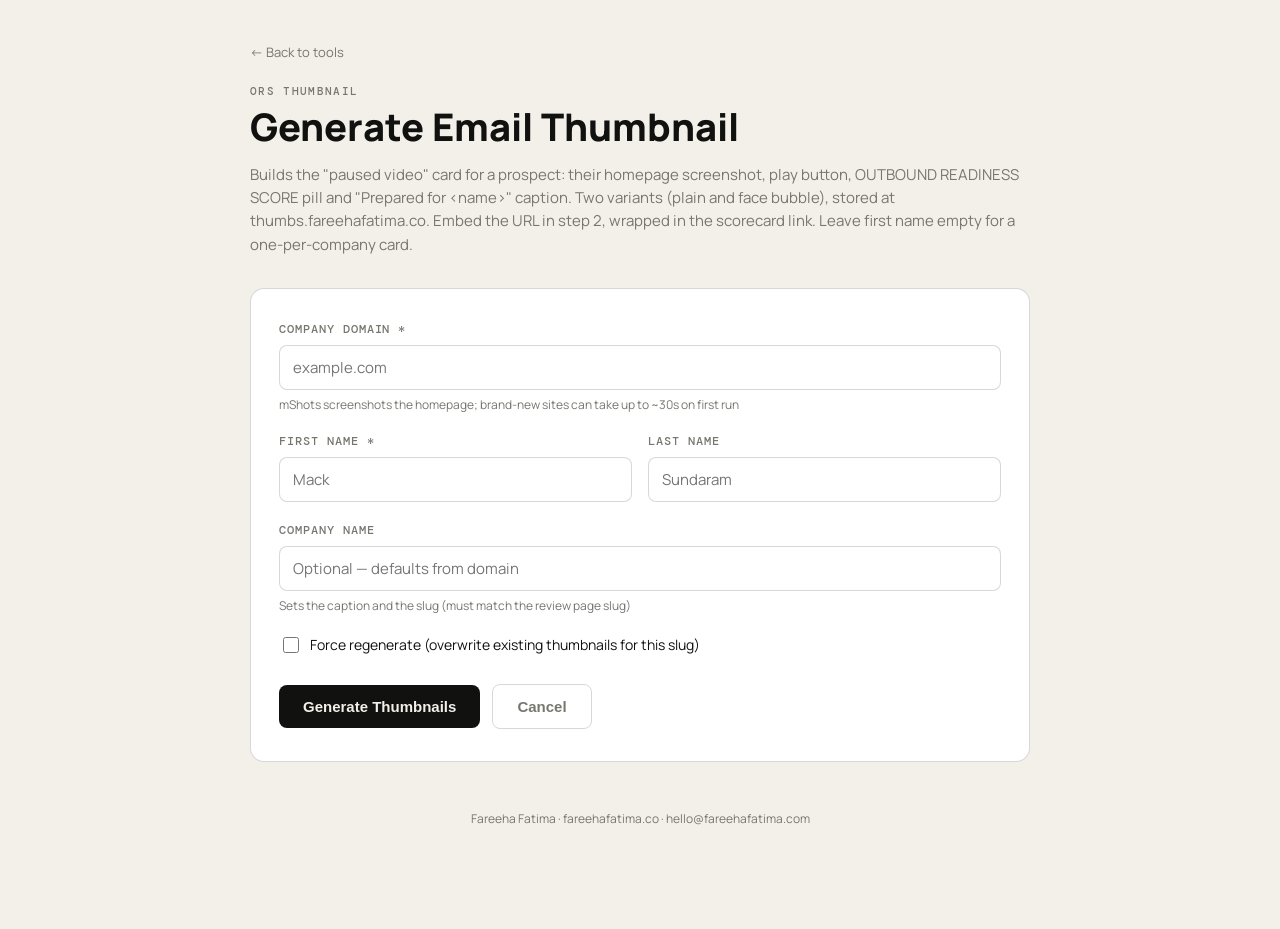
<file: web/tools/thumb.html>
<!DOCTYPE html>
<html lang="en">
<head>
<meta charset="utf-8"/>
<meta name="viewport" content="width=device-width, initial-scale=1"/>
<meta name="robots" content="noindex"/>
<title>ORS Thumbnail — Tools Portal</title>
<style>
@import url('https://fonts.googleapis.com/css2?family=DM+Mono:wght@400;500&family=Manrope:wght@400;500;600;700;800&display=swap');
:root{--ink:#111210;--paper:#f3f0e9;--acid:#d7ff3f;--signal:#ff5b36;--muted:#77766f;
  --line:rgba(17,18,16,.16);--rail:#262723;--dim:#c6c7c0}
*{box-sizing:border-box}
body{margin:0;background:var(--paper);color:var(--ink);font-family:Manrope,Arial,sans-serif;-webkit-font-smoothing:antialiased}
.wrap{width:min(780px,calc(100% - 40px));margin:0 auto;padding:40px 0 90px}
.eyebrow{font:500 11px/1.2 'DM Mono',monospace;letter-spacing:.12em;text-transform:uppercase;color:var(--muted);margin-bottom:8px}
h1{font-size:clamp(28px,4.8vw,38px);line-height:1.1;margin:0 0 12px;font-weight:800}
.sub{color:var(--muted);font-size:15px;margin-bottom:32px;line-height:1.55}
.back{display:inline-block;color:var(--muted);font-size:13px;text-decoration:none;margin-bottom:24px;transition:.2s}
.back:hover{color:var(--ink)}
.form{background:white;border:1px solid var(--line);border-radius:14px;padding:32px 28px}
.field{margin-bottom:20px}
label{display:block;font:500 12px 'DM Mono',monospace;letter-spacing:.08em;text-transform:uppercase;color:var(--muted);margin-bottom:8px}
input[type="text"]{width:100%;border:1px solid var(--line);border-radius:8px;padding:11px 13px;font-size:15px;font-family:inherit;transition:.2s}
input[type="text"]:focus{outline:none;border-color:var(--ink)}
.row{display:grid;grid-template-columns:1fr 1fr;gap:16px}
@media(max-width:600px){.row{grid-template-columns:1fr}}
.hint{color:var(--muted);font-size:12px;margin-top:6px}
.check{display:flex;align-items:center;gap:8px;margin-top:20px}
.check input{width:16px;height:16px}
.check label{margin:0;text-transform:none;font:14px Manrope,sans-serif;color:var(--ink);letter-spacing:0}
.actions{display:flex;gap:12px;margin-top:28px;align-items:center}
button{background:var(--ink);color:var(--paper);border:0;border-radius:8px;padding:13px 24px;font-size:15px;font-weight:700;cursor:pointer;transition:.2s}
button:hover{background:var(--rail)}
button:disabled{opacity:.4;cursor:default}
.cancel{background:transparent;color:var(--muted);border:1px solid var(--line)}
.cancel:hover{color:var(--ink);border-color:var(--ink);background:transparent}
#status{display:none;margin-top:24px;padding:16px 18px;border-radius:12px;font-size:14px}
#status.pending{background:#fffbeb;border:1px solid #fcd34d;color:#78350f}
#status.error{background:#fff5f5;border:1px solid rgba(255,91,54,.2);color:var(--signal)}
#status.success{background:#f0fdf4;border:1px solid #86efac;color:#14532d}
#result{display:none;margin-top:28px}
.box{background:white;border:1px solid var(--line);border-radius:12px;padding:20px 22px;margin-bottom:14px}
.box h3{font-size:14px;font-weight:600;color:var(--muted);margin:0 0 8px;text-transform:uppercase;letter-spacing:.08em}
.box p{margin:0;font-size:14px;line-height:1.6;word-break:break-all}
.box a{color:var(--ink);font-weight:600;text-decoration:none;border-bottom:1px solid var(--line)}
.box a:hover{border-color:var(--ink)}
.thumbgrid{display:grid;grid-template-columns:1fr 1fr;gap:14px;margin-bottom:14px}
@media(max-width:600px){.thumbgrid{grid-template-columns:1fr}}
.thumb{background:white;border:1px solid var(--line);border-radius:12px;padding:12px;text-align:center}
.thumb img{width:100%;border-radius:8px;display:block}
.thumb .cap{font:500 11px 'DM Mono',monospace;letter-spacing:.1em;text-transform:uppercase;color:var(--muted);margin-top:10px}
.copybtn{margin-top:8px;background:transparent;color:var(--ink);border:1px solid var(--line);padding:7px 14px;font-size:12px;font-weight:600}
.copybtn:hover{background:var(--paper)}
.foot{color:var(--muted);font-size:12px;margin-top:48px;text-align:center}
</style>
</head>
<body>
<div class="wrap">
  <a href="/tools" class="back">← Back to tools</a>
  <div class="eyebrow">ORS Thumbnail</div>
  <h1>Generate Email Thumbnail</h1>
  <p class="sub">Builds the "paused video" card for a prospect: their homepage screenshot, play button, OUTBOUND READINESS SCORE pill and "Prepared for &lt;name&gt;" caption. Two variants (plain and face bubble), stored at thumbs.fareehafatima.co. Embed the URL in step 2, wrapped in the scorecard link. Leave first name empty for a one-per-company card.</p>

  <div class="form">
    <div class="field">
      <label for="domain">Company Domain *</label>
      <input type="text" id="domain" placeholder="example.com" required/>
      <div class="hint">mShots screenshots the homepage; brand-new sites can take up to ~30s on first run</div>
    </div>

    <div class="row">
      <div class="field">
        <label for="first_name">First Name *</label>
        <input type="text" id="first_name" placeholder="Mack"/>
      </div>
      <div class="field">
        <label for="last_name">Last Name</label>
        <input type="text" id="last_name" placeholder="Sundaram"/>
      </div>
    </div>

    <div class="field">
      <label for="company">Company Name</label>
      <input type="text" id="company" placeholder="Optional — defaults from domain"/>
      <div class="hint">Sets the caption and the slug (must match the review page slug)</div>
    </div>

    <div class="check">
      <input type="checkbox" id="force"/>
      <label for="force">Force regenerate (overwrite existing thumbnails for this slug)</label>
    </div>

    <div class="actions">
      <button id="submit" onclick="run()">Generate Thumbnails</button>
      <button class="cancel" onclick="location.href='/tools'">Cancel</button>
    </div>
  </div>

  <div id="status"></div>
  <div id="result"></div>

  <p class="foot">Fareeha Fatima · fareehafatima.co · hello@fareehafatima.com</p>
</div>

<script>
const BASE = 'https://thumbs.fareehafatima.co';

function status(msg, type) {
  const el = document.getElementById('status');
  el.textContent = msg;
  el.className = type;
  el.style.display = 'block';
}

function esc(s) {
  return String(s == null ? '' : s).replace(/[&<>"']/g, c => ({'&':'&amp;','<':'&lt;','>':'&gt;','"':'&quot;',"'":'&#39;'}[c]));
}

function copy(text, btn) {
  navigator.clipboard.writeText(text).then(() => {
    const old = btn.textContent;
    btn.textContent = 'Copied';
    setTimeout(() => btn.textContent = old, 1200);
  });
}

function showResult(data) {
  const bust = data.cached ? '' : ('?v=' + Date.now());
  const a = BASE + data.plain, b = BASE + data.face;
  document.getElementById('result').innerHTML = `
    <div class="thumbgrid">
      <div class="thumb">
        <img src="${esc(a)}${bust}" alt="plain variant"/>
        <div class="cap">Variant A · plain</div>
        <button class="copybtn" onclick="copy('${esc(a)}', this)">Copy URL</button>
      </div>
      <div class="thumb">
        <img src="${esc(b)}${bust}" alt="face variant"/>
        <div class="cap">Variant B · face</div>
        <button class="copybtn" onclick="copy('${esc(b)}', this)">Copy URL</button>
      </div>
    </div>
    <div class="box">
      <h3>Slug</h3>
      <p>${esc(data.slug)} — page link is https://hedwigandco.com/scorecard?c=${esc(data.slug)}&amp;n=FirstName</p>
    </div>`;
  document.getElementById('result').style.display = 'block';
}

async function run() {
  const domain = document.getElementById('domain').value.trim();
  const first_name = document.getElementById('first_name').value.trim();
  if (!domain) { status('Domain is required', 'error'); return; }


  const last_name = document.getElementById('last_name').value.trim();
  const company = document.getElementById('company').value.trim();
  const force = document.getElementById('force').checked;

  const btn = document.getElementById('submit');
  btn.disabled = true;
  document.getElementById('result').style.display = 'none';
  status('Generating thumbnails... (screenshotting site, compositing both variants)', 'pending');

  try {
    const res = await fetch('/api/thumb', {
      method: 'POST',
      headers: {'Content-Type': 'application/json'},
      body: JSON.stringify({domain, first_name, last_name, company, force})
    });
    const data = await res.json();
    if (!res.ok) {
      status(data.error || 'Request failed', 'error');
      btn.disabled = false;
      return;
    }
    status(data.cached ? 'Thumbnails already existed for this slug (stored versions shown; tick force to redo)'
                       : 'Thumbnails generated', 'success');
    showResult(data);
  } catch (e) {
    status('Network error: ' + e.message, 'error');
  } finally {
    btn.disabled = false;
  }
}

document.getElementById('domain').addEventListener('keydown', e => { if (e.key === 'Enter') run(); });
</script>
</body>
</html>
</file>
<file: hedwig/styles.css>
:root{color-scheme:light;--ink:#1a1a1a;--muted:#5f5f5f;--line:#e8e3da;--bg:#fbf9f5;--card:#fff;--acc:#b5422a;--acc2:#1f3a5f}
*{box-sizing:border-box}
html{scroll-behavior:smooth}
body{margin:0;background:var(--bg);color:var(--ink);font:17px/1.6 -apple-system,"Segoe UI",Helvetica,Arial,sans-serif}
h1,h2,h3{font-family:Georgia,"Times New Roman",serif;letter-spacing:-.01em;margin:0}
a{color:var(--acc2)}
nav{display:flex;justify-content:space-between;align-items:center;padding:18px 28px;border-bottom:1px solid var(--line);background:var(--bg);position:sticky;top:0;z-index:10}
nav .brand{font-family:Georgia,serif;font-size:20px;font-weight:700;color:var(--ink);text-decoration:none}
nav .links a{margin-left:22px;color:var(--ink);text-decoration:none;font-size:15px}
nav .links a.btn{background:var(--acc);color:#fff;padding:9px 16px;border-radius:6px}
nav .links a.on{border-bottom:2px solid var(--acc)}
.wrap{max-width:860px;margin:0 auto;padding:0 28px}
.hero{padding:72px 0 44px}
.hero h1{font-size:50px;line-height:1.08;max-width:18ch}
.hero .lead{font-size:21px;color:var(--muted);margin:20px 0 10px;max-width:50ch}
.hero p{max-width:60ch}
.kicker{font-size:12px;letter-spacing:.14em;text-transform:uppercase;color:var(--acc);font-weight:700;margin-bottom:12px}
.cta{display:inline-block;background:var(--acc);color:#fff;padding:15px 22px;border-radius:6px;text-decoration:none;font-weight:700;letter-spacing:.03em;margin-top:18px}
.cta.ghost{background:transparent;color:var(--ink);border:1.5px solid var(--ink)}
.stat{padding:32px 0;border-top:1px solid var(--line);border-bottom:1px solid var(--line);display:grid;grid-template-columns:repeat(3,1fr);gap:20px;margin-top:40px}
.stat b{display:block;font-size:40px;font-family:Georgia,serif;line-height:1}.stat span{color:var(--muted);font-size:14px}
section{padding:60px 0;border-bottom:1px solid var(--line)}
section:last-of-type{border:0}
section h2{font-size:34px;margin-bottom:18px;line-height:1.15}
section h3{font-size:22px;margin:34px 0 10px}
p{margin:0 0 12px}
.lines p{margin:0 0 6px}
.gap{margin-top:22px}
ul{margin:6px 0 16px;padding-left:22px}li{margin:4px 0}
.step{display:grid;grid-template-columns:72px 1fr;gap:16px;margin:26px 0}
.step .n{font-family:Georgia,serif;font-size:30px;color:var(--acc);line-height:1.1}
.step h3{margin:0 0 8px;font-size:21px}
.founder{display:grid;grid-template-columns:110px 1fr;gap:22px;align-items:start;background:var(--card);border:1px solid var(--line);border-radius:12px;padding:24px;margin:24px 0}
.founder .ph{width:110px;height:110px;border-radius:50%;object-fit:cover;background:#e8e3da;display:block}
.founder b{display:block;font-size:18px;margin-bottom:4px}
.not{background:var(--card);border:1px solid var(--line);border-radius:12px;padding:24px;margin:20px 0}
.not p{margin:0 0 4px}
.quote{font-family:Georgia,serif;font-size:22px;line-height:1.4;border-left:4px solid var(--acc);padding-left:18px;margin:22px 0;color:var(--ink)}
.plans{display:grid;grid-template-columns:1.3fr 1fr;gap:20px;margin:28px 0}
.plan{background:var(--card);border:1px solid var(--line);border-radius:14px;padding:28px}
.plan.rec{border:2px solid var(--ink)}
.plan .tag{font-size:12px;letter-spacing:.12em;text-transform:uppercase;color:var(--acc);font-weight:700}
.plan .big{font-family:Georgia,serif;font-size:48px;line-height:1;margin:10px 0 4px}
.plan .per{color:var(--muted);font-size:15px}
.plan h4{margin:20px 0 6px;font-size:14px;letter-spacing:.08em;text-transform:uppercase;color:var(--muted)}
.plan ul{margin:0 0 6px;padding-left:18px;font-size:15px}
.cal{margin:24px 0 0;min-height:660px;border:1px solid var(--line);border-radius:12px;background:var(--card);overflow:hidden}
.book{text-align:center}
.book .lines p{margin:0 0 6px}
footer{border-top:1px solid var(--line);padding:26px 28px;font-size:13.5px;color:var(--muted);display:flex;justify-content:space-between;flex-wrap:wrap;gap:10px}
footer a{color:var(--muted)}
@media (max-width:720px){.hero h1{font-size:36px}.stat,.plans{grid-template-columns:1fr}.step{grid-template-columns:48px 1fr}.founder{grid-template-columns:1fr}nav .links a{margin-left:12px;font-size:14px}}

nav .brand{font-family:"DM Mono","SFMono-Regular",Menlo,Consolas,monospace;letter-spacing:.12em;font-size:17px}
nav .brand small{font-size:.7em;letter-spacing:.08em}
.hero h1,.hero .lead{max-width:none;margin-left:auto;margin-right:auto}
.hero .lead{max-width:60ch}
.video{margin:30px 0 0;border-radius:14px;background:#1a1a1a;aspect-ratio:16/9;position:relative;overflow:hidden;border:1px solid var(--line)}
.video video,.video iframe{width:100%;height:100%;display:block;border:0}
.video .ph{position:absolute;inset:0;display:flex;flex-direction:column;align-items:center;justify-content:center;color:#fbf9f5;gap:12px}
.video .play{width:72px;height:72px;border-radius:50%;background:var(--acc);display:grid;place-items:center}
.video .play i{display:block;width:0;height:0;border-left:22px solid #fff;border-top:13px solid transparent;border-bottom:13px solid transparent;margin-left:5px}
.video .ph span{font:500 11px "DM Mono",Menlo,monospace;letter-spacing:.14em;text-transform:uppercase;opacity:.7}
.ctab{text-align:center;margin:26px 0 0}.ctab .cta{margin-top:0}
.ctab .under{display:block;font:500 11px "DM Mono",Menlo,monospace;letter-spacing:.14em;text-transform:uppercase;color:var(--muted);margin-top:10px}
.step.card{background:var(--card);border:1px solid var(--line);border-radius:12px;padding:24px;transition:box-shadow .25s,border-color .25s,transform .25s}
.step.card:hover{border-color:var(--acc);box-shadow:0 0 0 4px rgba(181,66,42,.10),0 14px 34px rgba(26,26,26,.08);transform:translateY(-2px)}
.only{font-family:Georgia,serif;font-size:22px}
.nots p{position:relative;padding-left:26px;color:var(--muted);text-decoration:line-through;text-decoration-color:rgba(181,66,42,.6);text-decoration-thickness:1.5px}
.nots p:before{content:"×";position:absolute;left:0;top:-1px;font:400 20px "DM Mono",Menlo,monospace;color:var(--acc);text-decoration:none}
.ba{display:grid;grid-template-columns:1fr 1fr;gap:16px;margin:18px 0}
.ba>div{background:var(--card);border:1px solid var(--line);border-radius:12px;padding:20px}
.ba .t{font:700 11px "DM Mono",Menlo,monospace;letter-spacing:.14em;text-transform:uppercase;margin-bottom:8px}
.ba .before .t{color:var(--muted)}.ba .after .t{color:var(--acc)}
.chain{display:grid;grid-template-columns:repeat(4,1fr);gap:10px;margin:18px 0 6px}
.chain div{background:var(--card);border:1px solid var(--line);border-radius:10px;padding:14px 12px;text-align:center;font-size:14.5px;position:relative}
.chain div:not(:last-child):after{content:"+";position:absolute;right:-11px;top:50%;transform:translateY(-50%);color:var(--acc);font:700 16px "DM Mono",Menlo,monospace}
.chain b{display:block;font-family:Georgia,serif;font-size:17px;margin-bottom:4px}
@media (max-width:720px){.ba,.chain{grid-template-columns:1fr}.chain div:after{display:none}}
</file>
